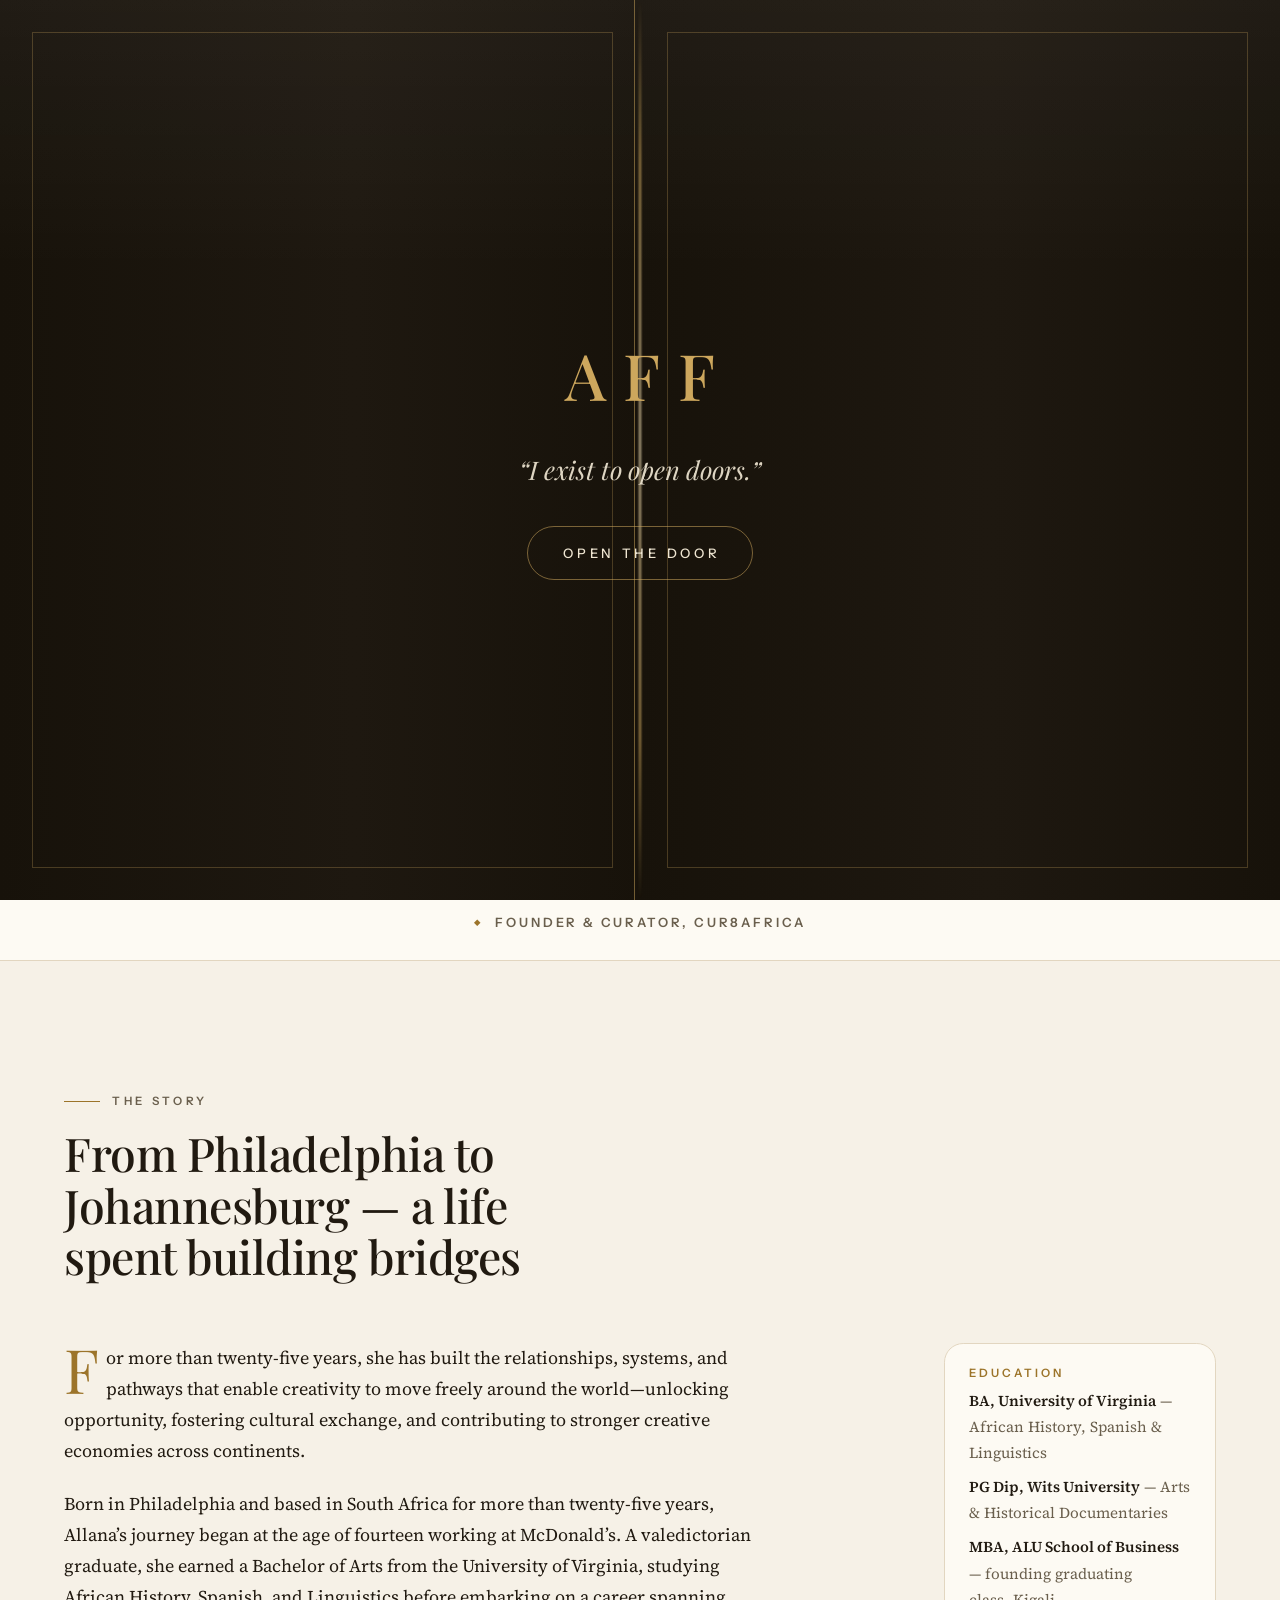
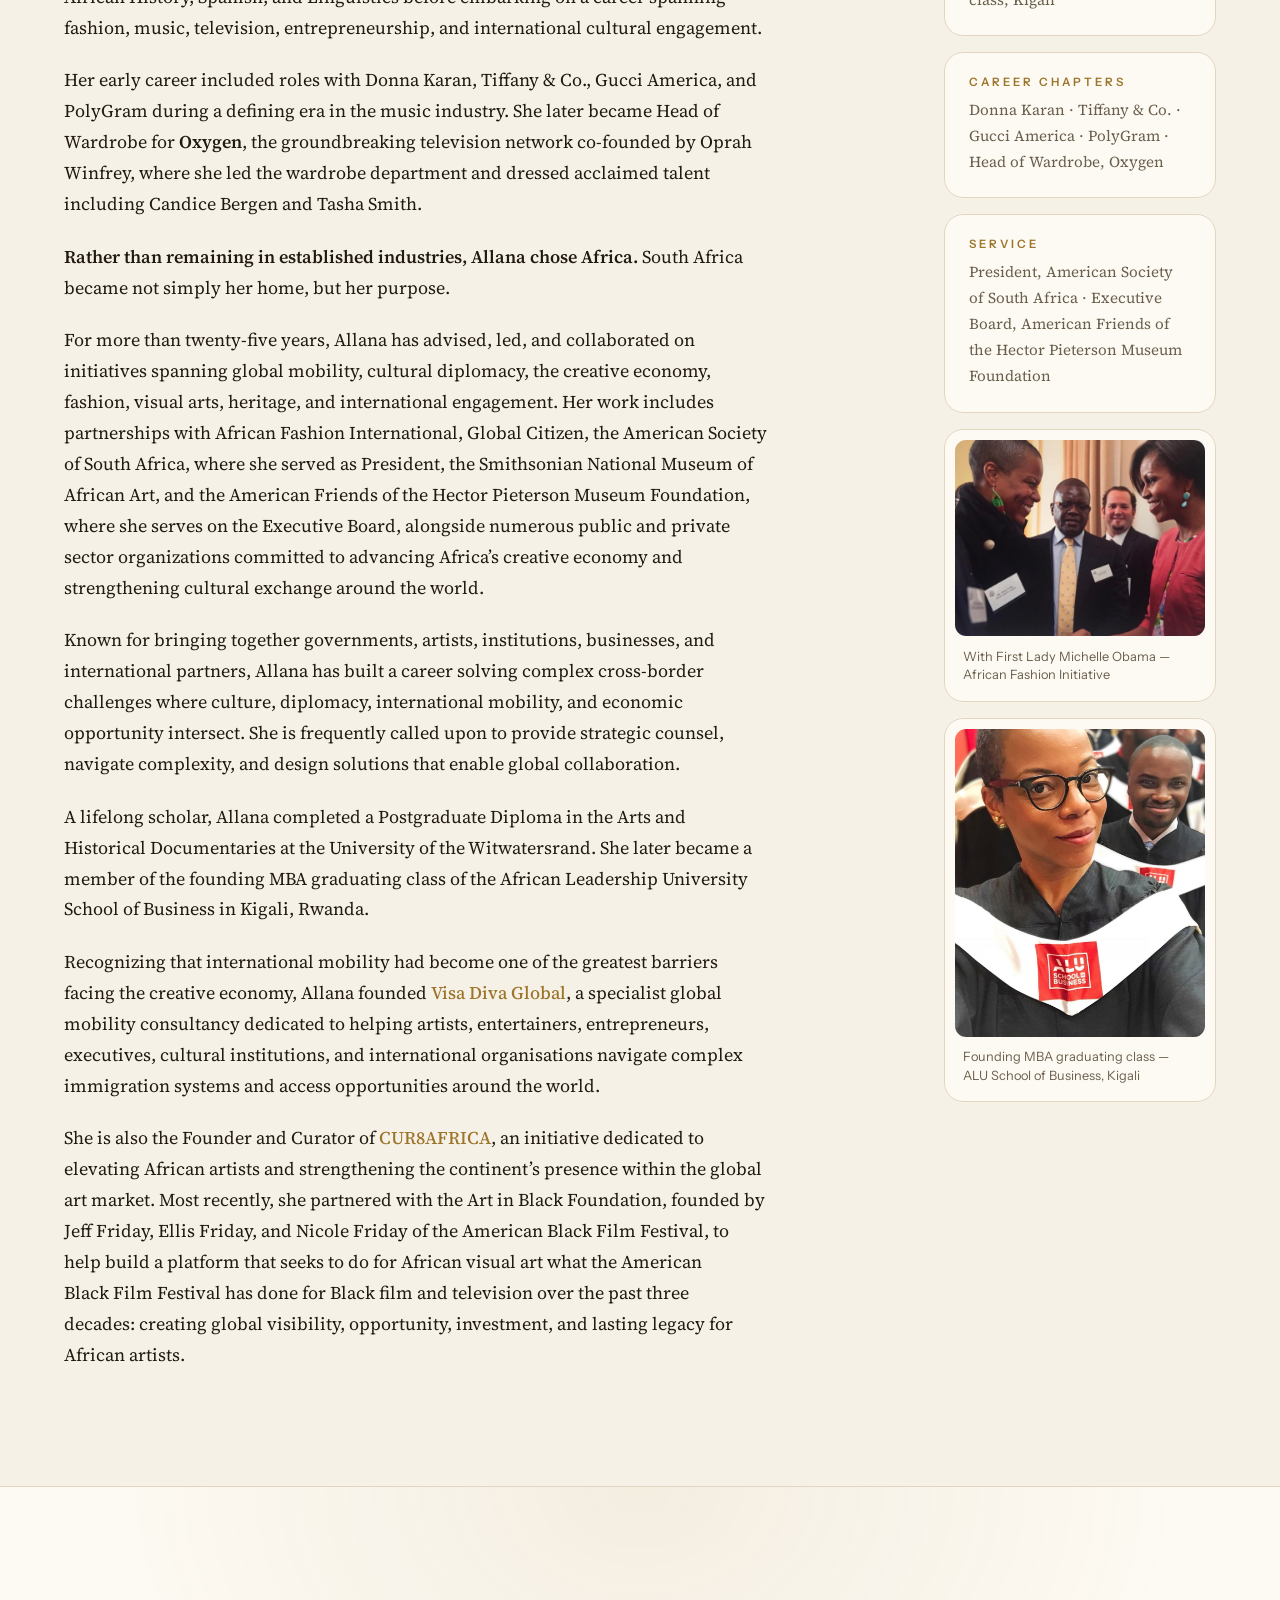
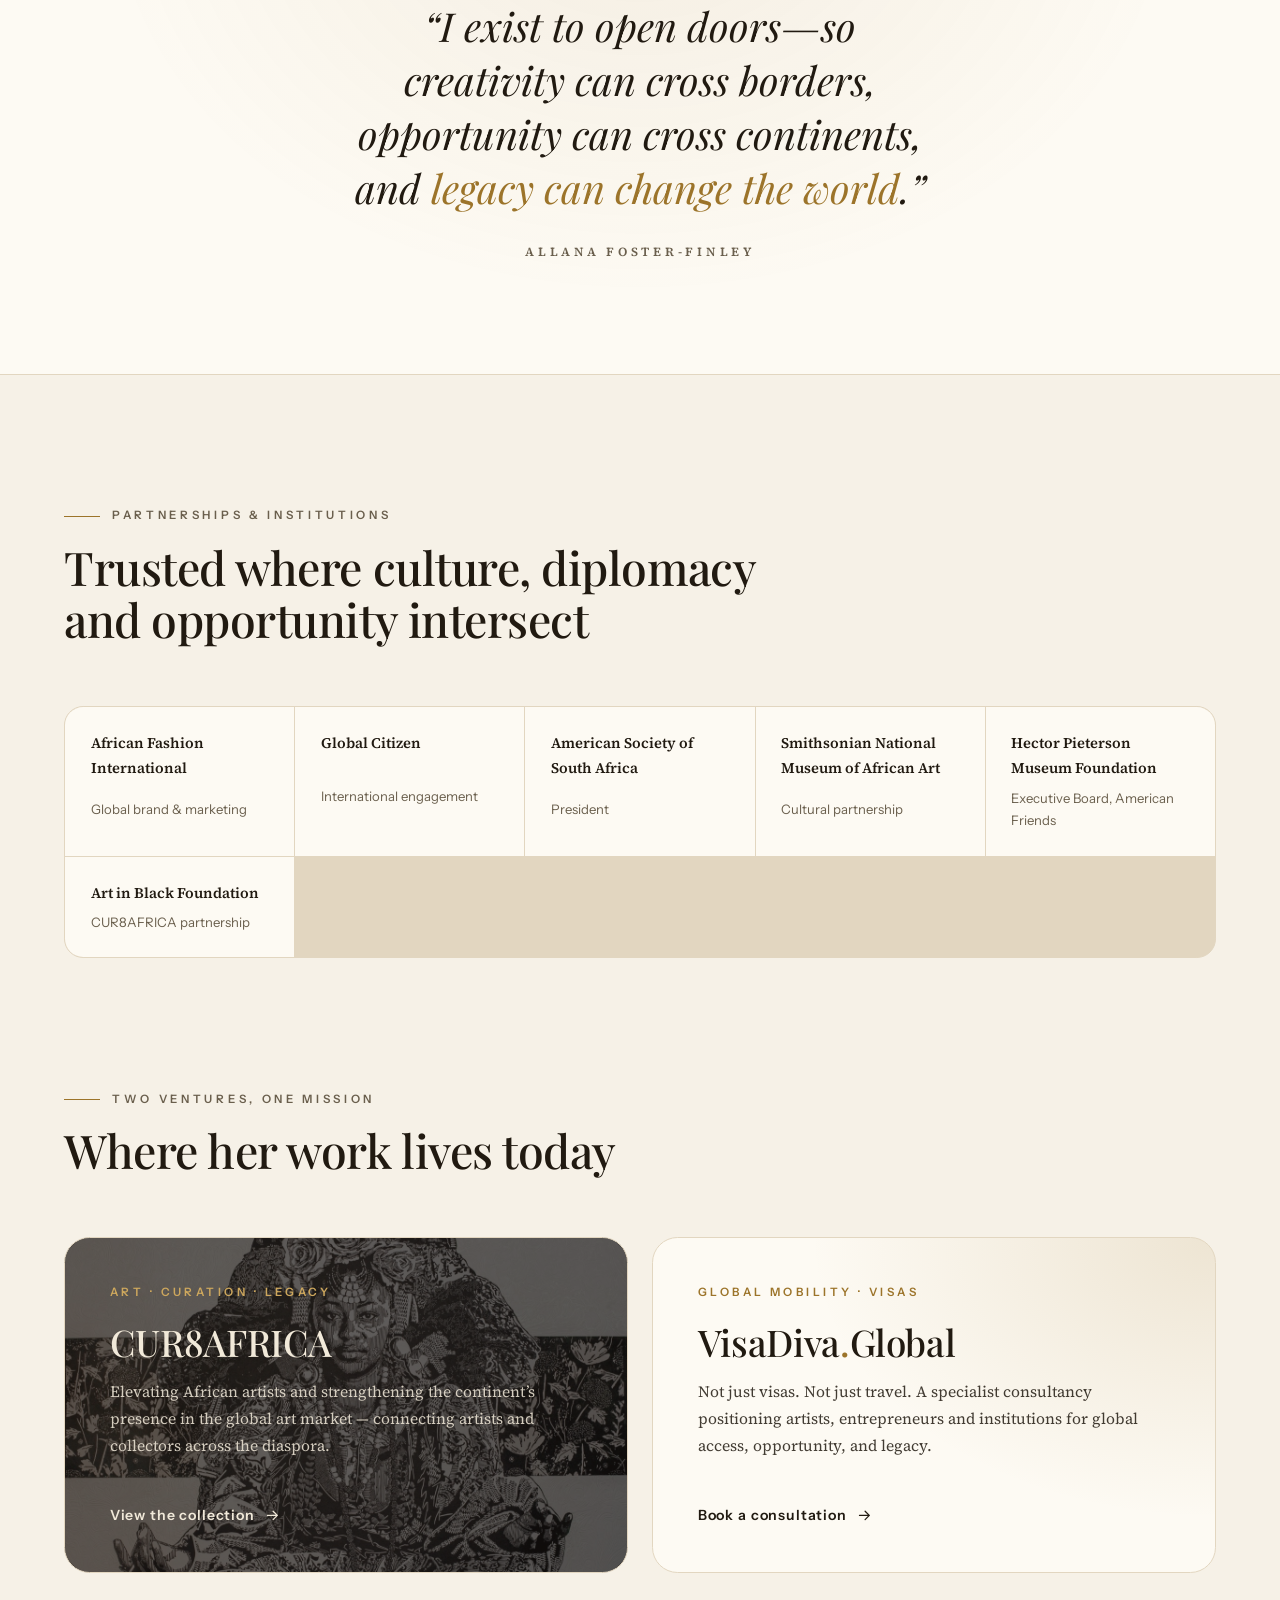
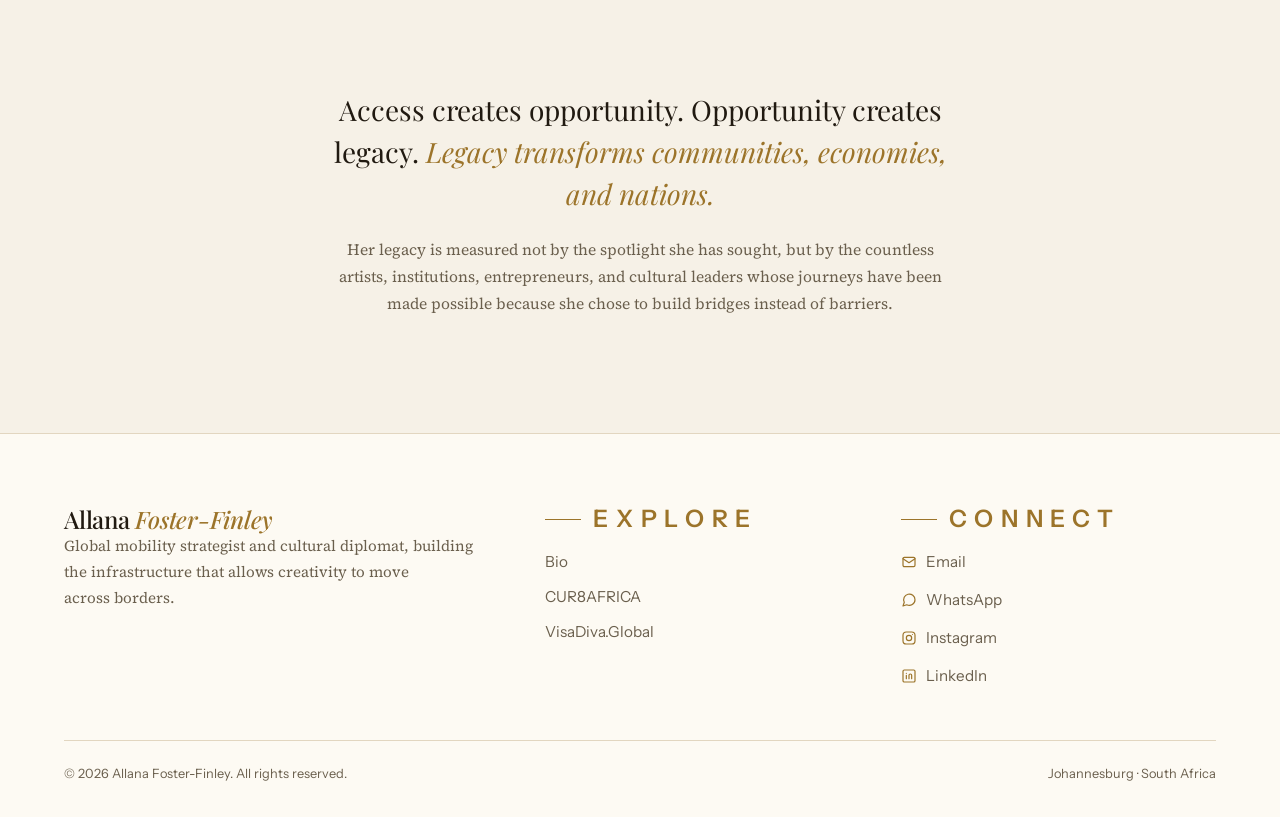
<file: index.html>
<!DOCTYPE html>
<html lang="en">
<head>
  <meta charset="UTF-8">
  <meta name="viewport" content="width=device-width, initial-scale=1">
  <title>Allana Foster-Finley — Global Mobility Strategist &amp; Cultural Diplomat</title>
  <meta name="description" content="Allana Foster-Finley is a Johannesburg-based global mobility strategist and cultural diplomat — founder of VisaDiva.Global and founder &amp; curator of CUR8AFRICA.">
  <!-- Social share cards. NOTE: update the og:url/og:image domain if a custom domain (e.g. allanafosterfinley.com) is attached. -->
  <meta property="og:type" content="website">
  <meta property="og:site_name" content="Allana Foster-Finley">
  <meta property="og:title" content="Allana Foster-Finley — Opening Doors Across Borders">
  <meta property="og:description" content="Global mobility strategist and cultural diplomat in Johannesburg. Founder of VisaDiva.Global and founder &amp; curator of CUR8AFRICA.">
  <meta property="og:url" content="https://mlamarfinley.github.io/allana-foster-finley/">
  <meta property="og:image" content="https://mlamarfinley.github.io/allana-foster-finley/assets/brand/og-bio.jpg">
  <meta property="og:image:width" content="1200">
  <meta property="og:image:height" content="630">
  <meta name="twitter:card" content="summary_large_image">
  <meta name="twitter:title" content="Allana Foster-Finley — Opening Doors Across Borders">
  <meta name="twitter:description" content="Global mobility strategist and cultural diplomat in Johannesburg. Founder of VisaDiva.Global and founder &amp; curator of CUR8AFRICA.">
  <meta name="twitter:image" content="https://mlamarfinley.github.io/allana-foster-finley/assets/brand/og-bio.jpg">
  <link rel="icon" href="assets/brand/favicon.svg" type="image/svg+xml">
  <link rel="preconnect" href="https://fonts.googleapis.com">
  <link rel="preconnect" href="https://fonts.gstatic.com" crossorigin>
  <link rel="stylesheet" href="css/styles.css">
  <script>
    /* set theme before paint to avoid flash */
    (function () {
      var t = localStorage.getItem('aff-theme') ||
        (matchMedia('(prefers-color-scheme: dark)').matches ? 'dark' : 'light');
      document.documentElement.setAttribute('data-theme', t);
    })();
  </script>
</head>
<body>
  <a class="skip-link" href="#main">Skip to main content</a>

  <!-- ======= Door intro: "I exist to open doors" ======= -->
  <div class="door" id="door" role="region" aria-label="Welcome — select Open the Door to enter the site">
    <div class="door__panel door__panel--left" aria-hidden="true"></div>
    <div class="door__panel door__panel--right" aria-hidden="true"></div>
    <div class="door__seam" aria-hidden="true"></div>
    <div class="door__content">
      <p class="door__monogram">AFF</p>
      <p class="door__quote">&ldquo;I exist to open doors.&rdquo;</p>
      <button class="door__hint" type="button">Open the door</button>
    </div>
  </div>

  <header class="site-header">
    <div class="wrap site-header__inner">
      <a class="brand" href="index.html">Allana <em>Foster-Finley</em></a>
      <button class="nav-burger" type="button" aria-expanded="false" aria-controls="site-nav" aria-label="Open menu">
        <svg viewBox="0 0 24 24" fill="none" stroke="currentColor" stroke-width="1.8" stroke-linecap="round" aria-hidden="true"><path d="M4 7h16M4 12h16M4 17h16"/></svg>
      </button>
      <nav class="site-nav" id="site-nav" aria-label="Primary">
        <a href="index.html" aria-current="page">Bio</a>
        <a href="cur8africa.html">CUR8AFRICA</a>
        <a href="visadiva.html">VisaDiva</a>
        <button class="theme-toggle" type="button" aria-label="Toggle dark mode">
          <svg class="icon-moon" viewBox="0 0 24 24" fill="none" stroke="currentColor" stroke-width="1.8" stroke-linecap="round" stroke-linejoin="round" aria-hidden="true"><path d="M21 12.8A9 9 0 1 1 11.2 3a7 7 0 0 0 9.8 9.8z"/></svg>
          <svg class="icon-sun" viewBox="0 0 24 24" fill="none" stroke="currentColor" stroke-width="1.8" stroke-linecap="round" stroke-linejoin="round" aria-hidden="true"><circle cx="12" cy="12" r="4"/><path d="M12 2v2m0 16v2M4.9 4.9l1.4 1.4m11.4 11.4 1.4 1.4M2 12h2m16 0h2M4.9 19.1l1.4-1.4M17.7 6.3l1.4-1.4"/></svg>
        </button>
      </nav>
    </div>
  </header>

  <main id="main">
    <!-- ======= Hero ======= -->
    <section class="hero">
      <div class="wrap hero__grid">
        <div>
          <p class="kicker reveal">Johannesburg, South Africa</p>
          <h1 class="reveal" style="--d:.08s">Opening doors <em>across borders</em></h1>
          <p class="hero__lede reveal" style="--d:.16s">
            Allana Foster-Finley is a global mobility strategist and cultural diplomat whose
            work has quietly transformed how artists, institutions, and creative industries
            access opportunity across borders.
          </p>
          <div class="hero__meta reveal" style="--d:.22s">
            <span>
              <svg viewBox="0 0 24 24" fill="none" stroke="currentColor" stroke-width="1.8" stroke-linecap="round" stroke-linejoin="round" aria-hidden="true"><path d="M20 10c0 6-8 12-8 12s-8-6-8-12a8 8 0 1 1 16 0z"/><circle cx="12" cy="10" r="3"/></svg>
              Based in Johannesburg
            </span>
            <span>
              <svg viewBox="0 0 24 24" fill="none" stroke="currentColor" stroke-width="1.8" stroke-linecap="round" stroke-linejoin="round" aria-hidden="true"><circle cx="12" cy="12" r="10"/><path d="M2 12h20M12 2a15.3 15.3 0 0 1 0 20 15.3 15.3 0 0 1 0-20z"/></svg>
              25+ years across continents
            </span>
          </div>
          <div class="hero__cta reveal" style="--d:.28s">
            <a class="btn" href="visadiva.html">Explore VisaDiva</a>
            <a class="btn btn--ghost" href="cur8africa.html">Enter CUR8AFRICA</a>
          </div>
        </div>
        <div class="hero__portrait reveal" style="--d:.2s">
          <div class="hero__portrait-frame">
            <img src="assets/photos/allana-portrait.jpg"
                 alt="Studio portrait of Allana Foster-Finley in a white top with layered silver choker and cuff"
                 width="1320" height="1521" fetchpriority="high">
          </div>
        </div>
      </div>
    </section>

    <!-- ======= Roles strip ======= -->
    <section class="roles" aria-label="Roles">
      <div class="wrap">
        <ul>
          <li>Global Mobility Strategist</li>
          <li>Cultural Diplomat</li>
          <li>Founder, Visa Diva Global</li>
          <li>Founder &amp; Curator, CUR8AFRICA</li>
        </ul>
      </div>
    </section>

    <!-- ======= Bio ======= -->
    <section class="section" id="bio">
      <div class="wrap">
        <div class="section-head reveal">
          <p class="kicker">The Story</p>
          <h2>From Philadelphia to Johannesburg — a life spent building bridges</h2>
        </div>
        <div class="bio-grid">
          <div class="bio-copy reveal">
            <p class="drop">For more than twenty-five years, she has built the relationships, systems,
              and pathways that enable creativity to move freely around the world&mdash;unlocking
              opportunity, fostering cultural exchange, and contributing to stronger creative
              economies across continents.</p>

            <p>Born in Philadelphia and based in South Africa for more than twenty-five years,
              Allana&rsquo;s journey began at the age of fourteen working at McDonald&rsquo;s. A
              valedictorian graduate, she earned a Bachelor of Arts from the University of
              Virginia, studying African History, Spanish, and Linguistics before embarking on a
              career spanning fashion, music, television, entrepreneurship, and international
              cultural engagement.</p>

            <p>Her early career included roles with Donna Karan, Tiffany &amp; Co., Gucci America,
              and PolyGram during a defining era in the music industry. She later became Head of
              Wardrobe for <strong>Oxygen</strong>, the groundbreaking television network
              co-founded by Oprah Winfrey, where she led the wardrobe department and dressed
              acclaimed talent including Candice Bergen and Tasha Smith.</p>

            <p><strong>Rather than remaining in established industries, Allana chose Africa.</strong>
              South Africa became not simply her home, but her purpose.</p>

            <p>For more than twenty-five years, Allana has advised, led, and collaborated on
              initiatives spanning global mobility, cultural diplomacy, the creative economy,
              fashion, visual arts, heritage, and international engagement. Her work includes
              partnerships with African Fashion International, Global Citizen, the American
              Society of South Africa, where she served as President, the Smithsonian National
              Museum of African Art, and the American Friends of the Hector Pieterson Museum
              Foundation, where she serves on the Executive Board, alongside numerous public and
              private sector organizations committed to advancing Africa&rsquo;s creative economy
              and strengthening cultural exchange around the world.</p>

            <p>Known for bringing together governments, artists, institutions, businesses, and
              international partners, Allana has built a career solving complex cross-border
              challenges where culture, diplomacy, international mobility, and economic
              opportunity intersect. She is frequently called upon to provide strategic counsel,
              navigate complexity, and design solutions that enable global collaboration.</p>

            <p>A lifelong scholar, Allana completed a Postgraduate Diploma in the Arts and
              Historical Documentaries at the University of the Witwatersrand. She later became a
              member of the founding MBA graduating class of the African Leadership University
              School of Business in Kigali, Rwanda.</p>

            <p>Recognizing that international mobility had become one of the greatest barriers
              facing the creative economy, Allana founded <a class="text-link" href="visadiva.html">Visa
              Diva Global</a>, a specialist global mobility consultancy dedicated to helping
              artists, entertainers, entrepreneurs, executives, cultural institutions, and
              international organisations navigate complex immigration systems and access
              opportunities around the world.</p>

            <p>She is also the Founder and Curator of <a class="text-link" href="cur8africa.html">CUR8AFRICA</a>,
              an initiative dedicated to elevating African artists and strengthening the
              continent&rsquo;s presence within the global art market. Most recently, she partnered
              with the Art in Black Foundation, founded by Jeff Friday, Ellis Friday, and Nicole
              Friday of the American Black Film Festival, to help build a platform that seeks to
              do for African visual art what the American Black Film Festival has done for Black
              film and television over the past three decades: creating global visibility,
              opportunity, investment, and lasting legacy for African artists.</p>
          </div>

          <aside class="bio-aside" aria-label="Highlights">
            <div class="fact-card reveal">
              <h3>Education</h3>
              <p><b>BA, University of Virginia</b> — African History, Spanish &amp; Linguistics</p>
              <p><b>PG Dip, Wits University</b> — Arts &amp; Historical Documentaries</p>
              <p><b>MBA, ALU School of Business</b> — founding graduating class, Kigali</p>
            </div>
            <div class="fact-card reveal" style="--d:.08s">
              <h3>Career Chapters</h3>
              <p>Donna Karan &middot; Tiffany &amp; Co. &middot; Gucci America &middot; PolyGram &middot; Head of Wardrobe, Oxygen</p>
            </div>
            <div class="fact-card reveal" style="--d:.14s">
              <h3>Service</h3>
              <p>President, American Society of South Africa &middot; Executive Board, American Friends of the Hector Pieterson Museum Foundation</p>
            </div>
            <figure class="fact-card fact-card--photo reveal" style="--d:.2s">
              <img src="assets/photos/allana-michelle-obama.jpg"
                   alt="Allana Foster-Finley greeting First Lady Michelle Obama at a reception"
                   width="1200" height="945" loading="lazy">
              <figcaption>With First Lady Michelle Obama — African Fashion Initiative</figcaption>
            </figure>
            <figure class="fact-card fact-card--photo reveal" style="--d:.26s">
              <img src="assets/photos/allana-alu-graduation.jpg"
                   alt="Allana Foster-Finley in graduation regalia at the ALU School of Business ceremony"
                   width="971" height="1200" loading="lazy">
              <figcaption>Founding MBA graduating class — ALU School of Business, Kigali</figcaption>
            </figure>
          </aside>
        </div>
      </div>
    </section>

    <!-- ======= Pull quote ======= -->
    <figure class="pullquote">
      <div class="wrap reveal">
        <blockquote>
          &ldquo;I exist to open doors&mdash;so creativity can cross borders, opportunity can
          cross continents, and <em>legacy can change the world</em>.&rdquo;
        </blockquote>
        <figcaption>Allana Foster-Finley</figcaption>
      </div>
    </figure>

    <!-- ======= Affiliations ======= -->
    <section class="section affiliations">
      <div class="wrap">
        <div class="section-head reveal">
          <p class="kicker">Partnerships &amp; Institutions</p>
          <h2>Trusted where culture, diplomacy and opportunity intersect</h2>
        </div>
        <ul class="reveal">
          <li><b>African Fashion International</b><span>Global brand &amp; marketing</span></li>
          <li><b>Global Citizen</b><span>International engagement</span></li>
          <li><b>American Society of South Africa</b><span>President</span></li>
          <li><b>Smithsonian National Museum of African Art</b><span>Cultural partnership</span></li>
          <li><b>Hector Pieterson Museum Foundation</b><span>Executive Board, American Friends</span></li>
          <li><b>Art in Black Foundation</b><span>CUR8AFRICA partnership</span></li>
        </ul>
      </div>
    </section>

    <!-- ======= Ventures ======= -->
    <section class="section" id="ventures">
      <div class="wrap">
        <div class="section-head reveal">
          <p class="kicker">Two Ventures, One Mission</p>
          <h2>Where her work lives today</h2>
        </div>
        <div class="ventures">
          <a class="venture-card venture-card--art reveal" href="cur8africa.html">
            <img class="venture-card__bg" src="assets/art/bambo-sibiya/05.jpg" alt="" width="1600" height="1115" loading="lazy">
            <span class="venture-card__tag">Art &middot; Curation &middot; Legacy</span>
            <h3>CUR8AFRICA</h3>
            <p>Elevating African artists and strengthening the continent&rsquo;s presence in the
              global art market — connecting artists and collectors across the diaspora.</p>
            <span class="venture-card__go">View the collection
              <svg viewBox="0 0 24 24" fill="none" stroke="currentColor" stroke-width="1.8" stroke-linecap="round" stroke-linejoin="round" aria-hidden="true"><path d="M5 12h14m-6-6 6 6-6 6"/></svg>
            </span>
          </a>
          <a class="venture-card venture-card--visa reveal" style="--d:.1s" href="visadiva.html">
            <span class="venture-card__tag">Global Mobility &middot; Visas</span>
            <h3>VisaDiva<span style="color:var(--gold)">.</span>Global</h3>
            <p>Not just visas. Not just travel. A specialist consultancy positioning artists,
              entrepreneurs and institutions for global access, opportunity, and legacy.</p>
            <span class="venture-card__go">Book a consultation
              <svg viewBox="0 0 24 24" fill="none" stroke="currentColor" stroke-width="1.8" stroke-linecap="round" stroke-linejoin="round" aria-hidden="true"><path d="M5 12h14m-6-6 6 6-6 6"/></svg>
            </span>
          </a>
        </div>
      </div>
    </section>

    <!-- ======= Legacy ======= -->
    <section class="section legacy">
      <div class="wrap wrap--narrow reveal">
        <p class="mantra">Access creates opportunity. Opportunity creates legacy.
          <em>Legacy transforms communities, economies, and nations.</em></p>
        <p class="note">Her legacy is measured not by the spotlight she has sought, but by the
          countless artists, institutions, entrepreneurs, and cultural leaders whose journeys have
          been made possible because she chose to build bridges instead of barriers.</p>
      </div>
    </section>
  </main>

  <!-- ======= Footer ======= -->
  <footer class="site-footer">
    <div class="wrap">
      <div class="site-footer__grid">
        <div>
          <h3>Allana <em style="color:var(--gold)">Foster-Finley</em></h3>
          <p>Global mobility strategist and cultural diplomat, building the infrastructure that
            allows creativity to move across borders.</p>
        </div>
        <div>
          <h3 class="kicker" style="margin-bottom:1rem">Explore</h3>
          <ul class="footer-list">
            <li><a href="index.html">Bio</a></li>
            <li><a href="cur8africa.html">CUR8AFRICA</a></li>
            <li><a href="visadiva.html">VisaDiva.Global</a></li>
          </ul>
        </div>
        <div>
          <h3 class="kicker" style="margin-bottom:1rem">Connect</h3>
          <ul class="footer-list">
            <li><a href="mailto:info@allanafosterfinley.com">
              <svg viewBox="0 0 24 24" fill="none" stroke="currentColor" stroke-width="1.8" stroke-linecap="round" stroke-linejoin="round" aria-hidden="true"><rect x="3" y="5" width="18" height="14" rx="2"/><path d="m3 7 9 6 9-6"/></svg>
              Email</a></li>
            <li><a href="https://wa.me/27788701417" rel="noopener" target="_blank">
              <svg viewBox="0 0 24 24" fill="none" stroke="currentColor" stroke-width="1.8" stroke-linecap="round" stroke-linejoin="round" aria-hidden="true"><path d="M21 11.5a8.5 8.5 0 0 1-12.4 7.6L3 21l1.9-5.6A8.5 8.5 0 1 1 21 11.5z"/></svg>
              WhatsApp</a></li>
            <li><a href="https://www.instagram.com/allanafosterfinley/" rel="noopener" target="_blank">
              <svg viewBox="0 0 24 24" fill="none" stroke="currentColor" stroke-width="1.8" stroke-linecap="round" stroke-linejoin="round" aria-hidden="true"><rect x="3" y="3" width="18" height="18" rx="5"/><circle cx="12" cy="12" r="4"/><circle cx="17.2" cy="6.8" r=".8" fill="currentColor" stroke="none"/></svg>
              Instagram</a></li>
            <li><a href="https://www.linkedin.com/in/allanafosterfinley/" rel="noopener" target="_blank">
              <svg viewBox="0 0 24 24" fill="none" stroke="currentColor" stroke-width="1.8" stroke-linecap="round" stroke-linejoin="round" aria-hidden="true"><rect x="3" y="3" width="18" height="18" rx="2"/><path d="M8 11v5m0-8v.01M12 16v-5m0 0a2 2 0 0 1 4 0v5"/></svg>
              LinkedIn</a></li>
          </ul>
        </div>
      </div>
      <div class="footer-legal">
        <span>&copy; <span data-year>2026</span> Allana Foster-Finley. All rights reserved.</span>
        <span>Johannesburg &middot; South Africa</span>
      </div>
    </div>
  </footer>

  <script src="js/main.js" defer></script>
</body>
</html>
</file>
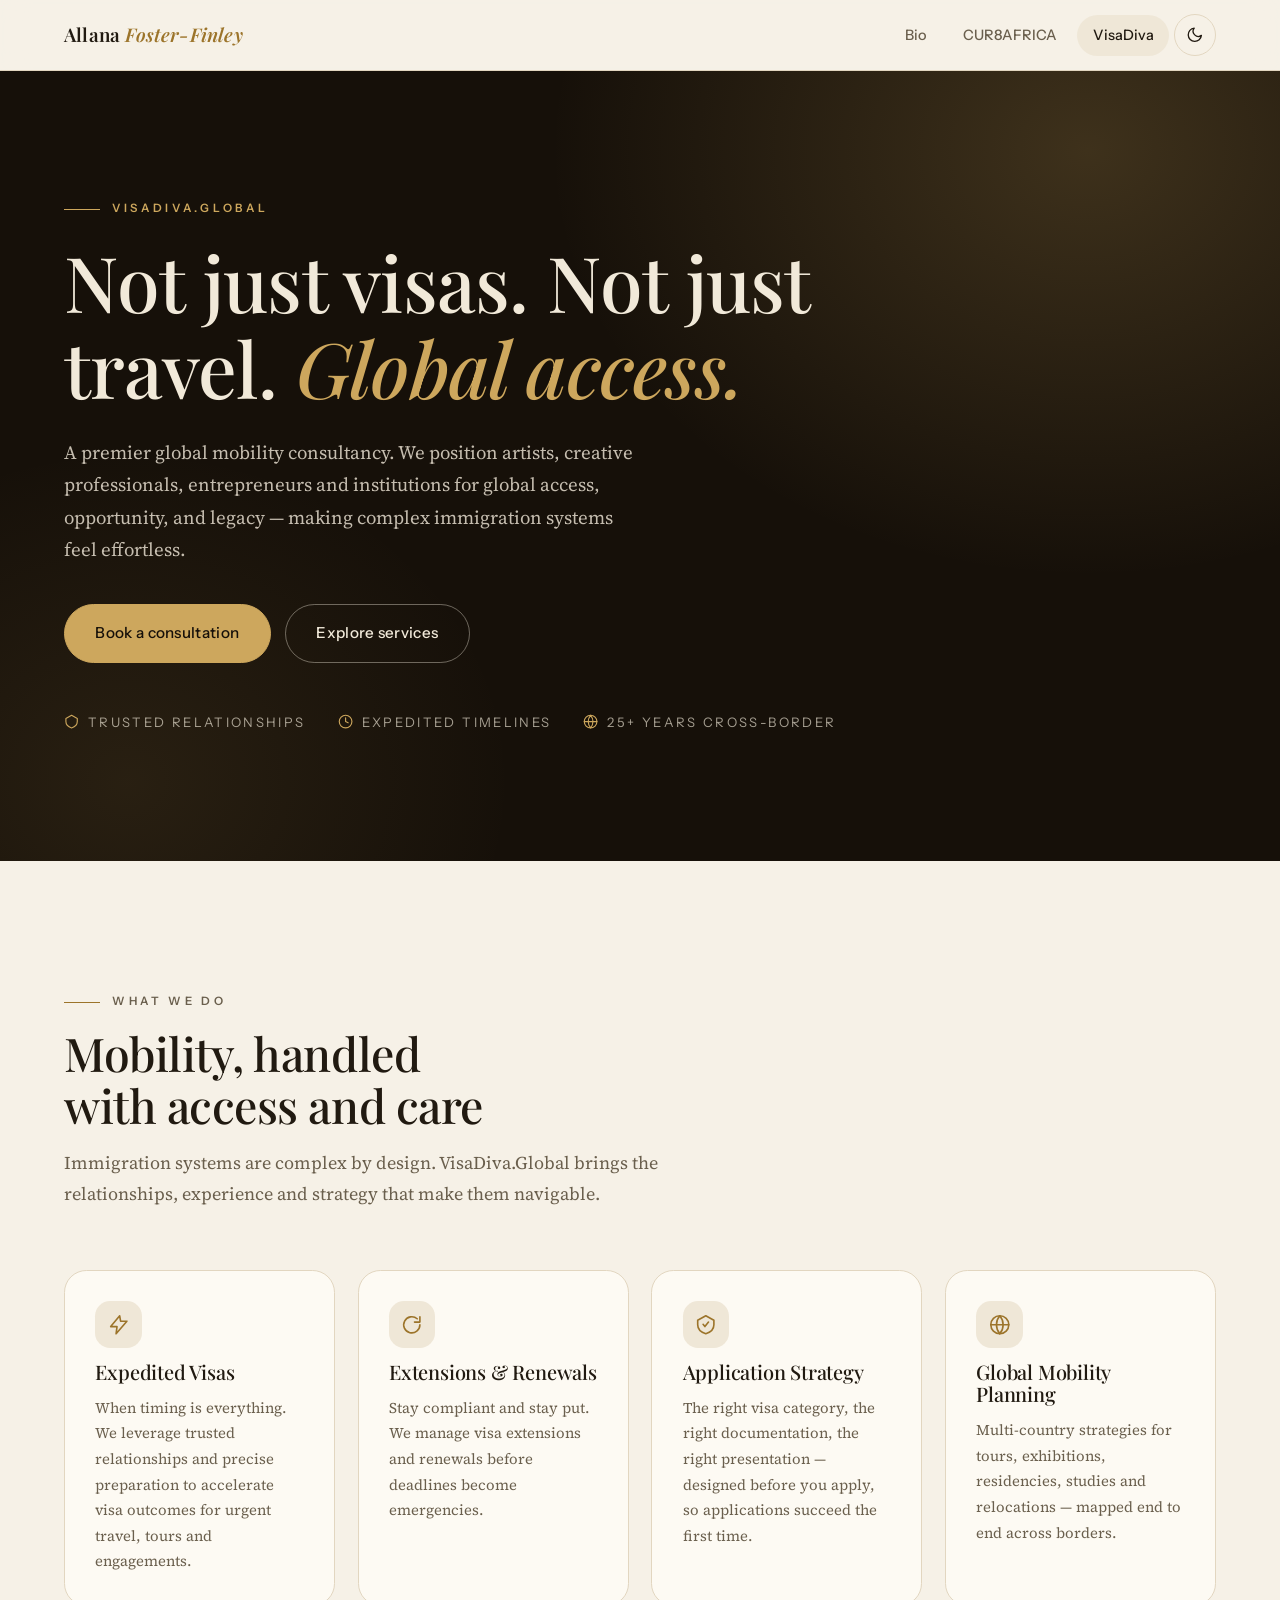
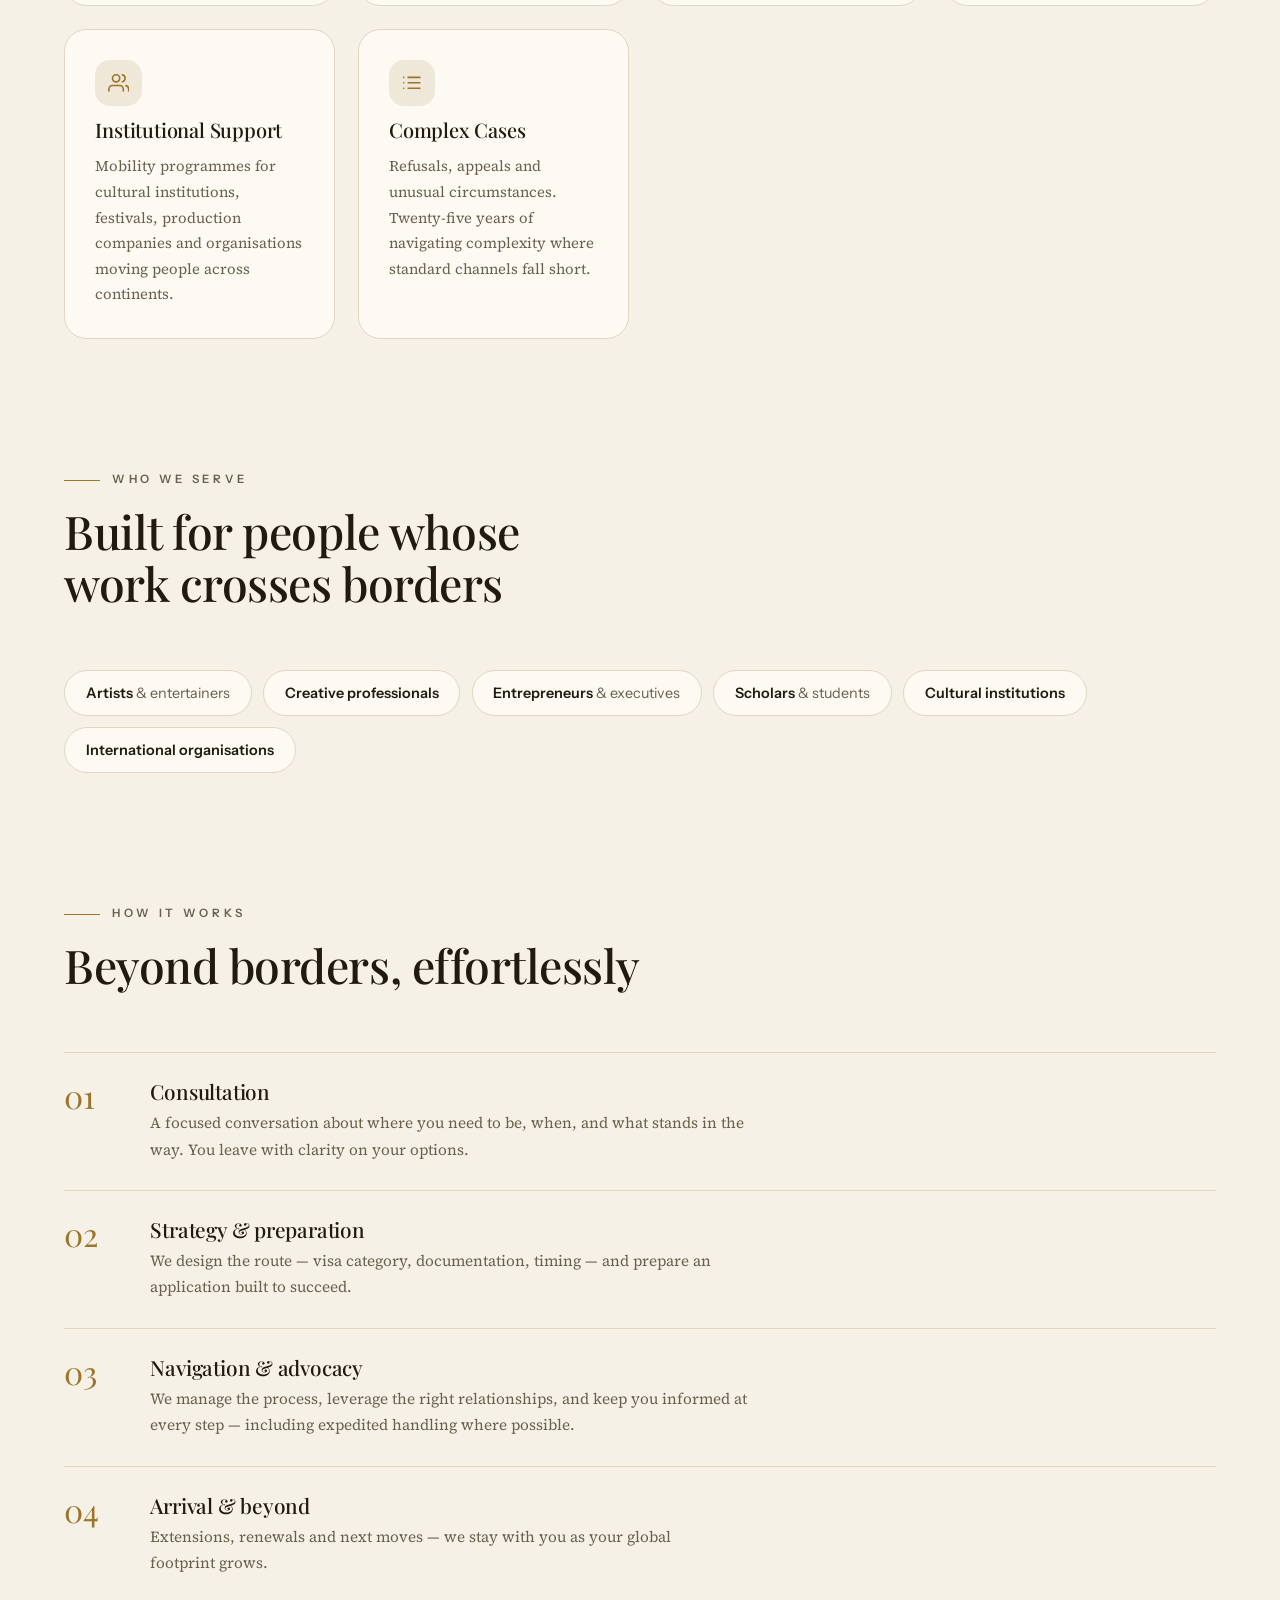
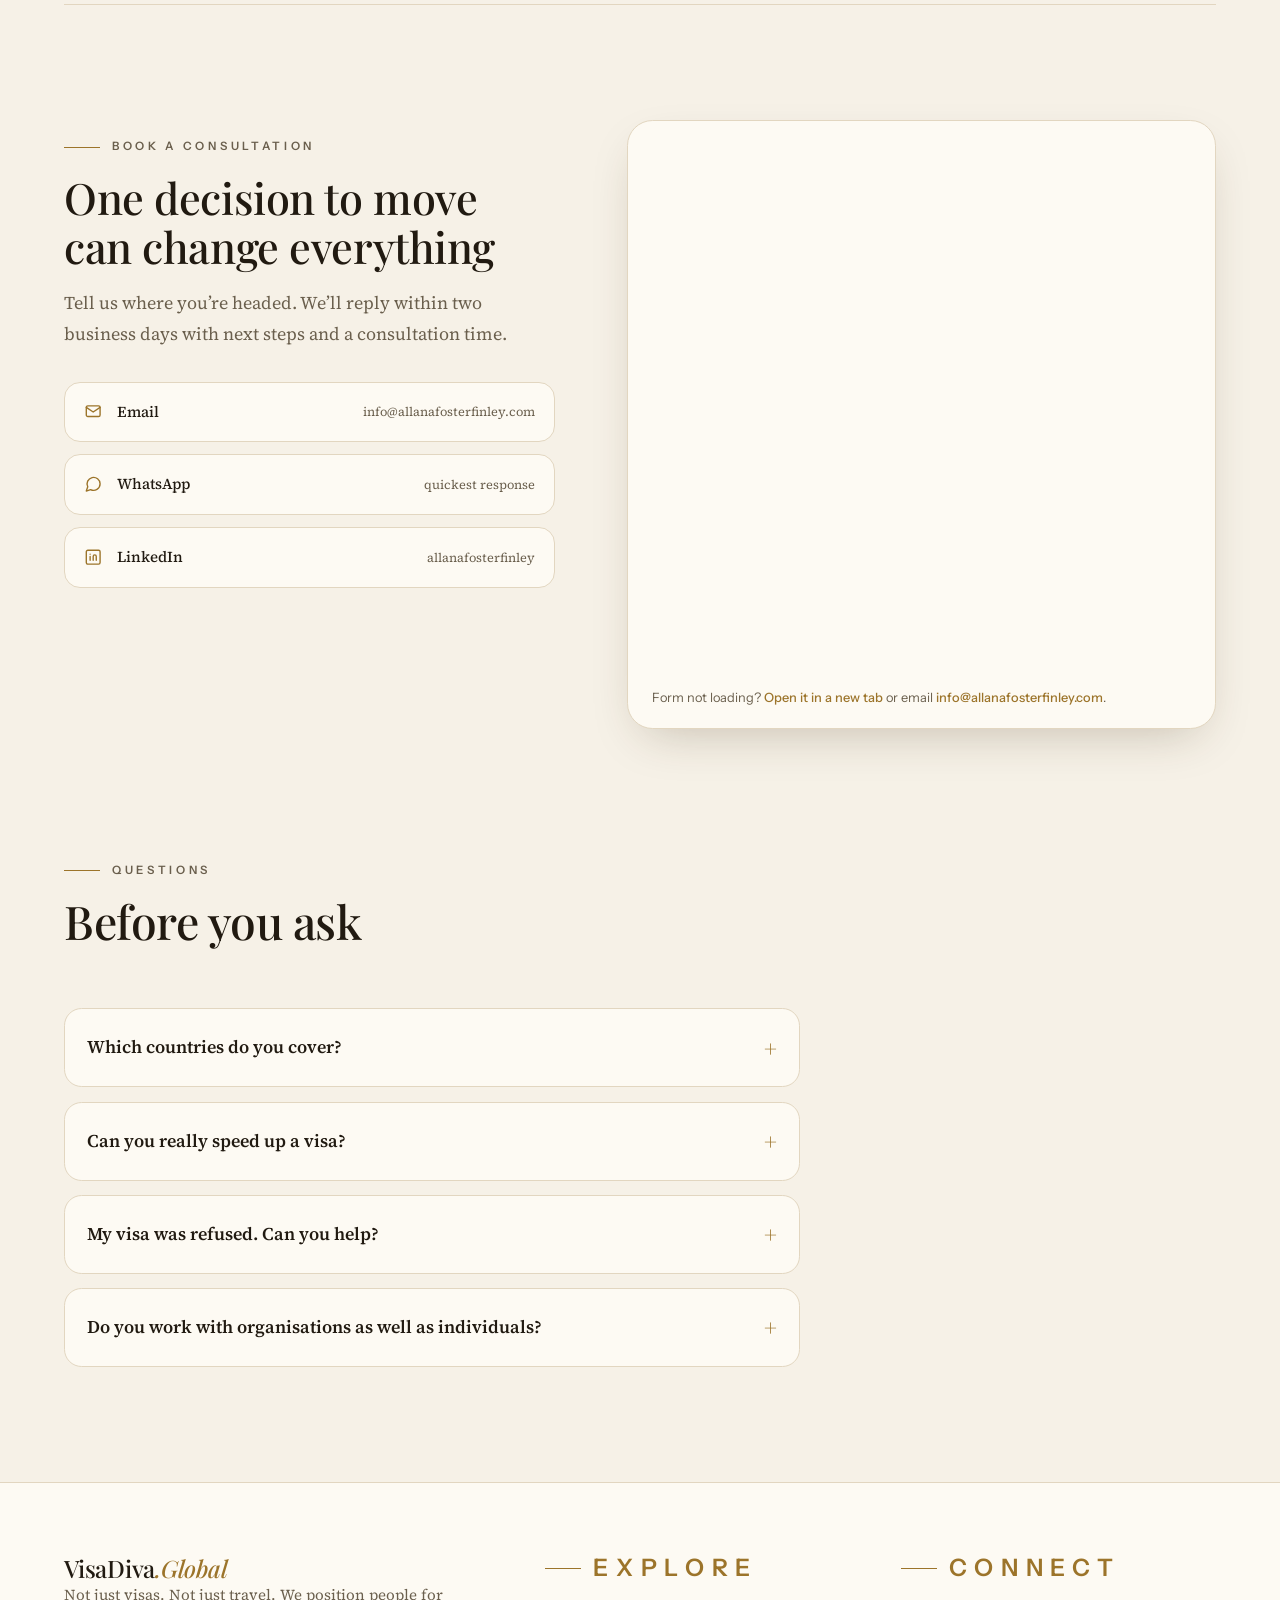
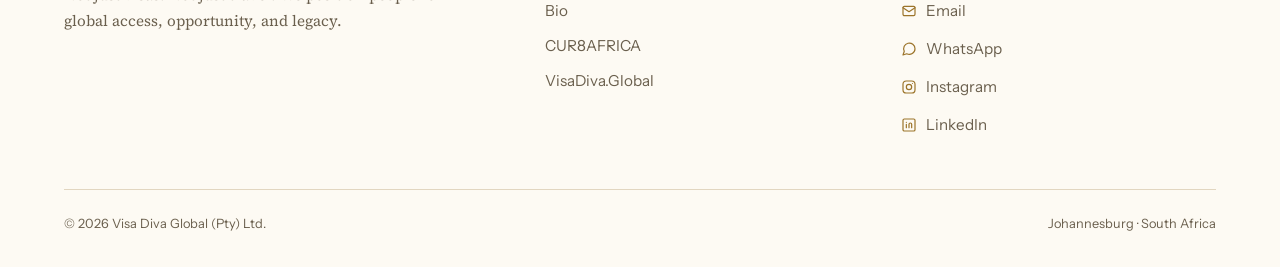
<file: visadiva.html>
<!DOCTYPE html>
<html lang="en">
<head>
  <meta charset="UTF-8">
  <meta name="viewport" content="width=device-width, initial-scale=1">
  <title>VisaDiva.Global — Visa &amp; Global Mobility Consultancy</title>
  <meta name="description" content="VisaDiva.Global is a premier global mobility consultancy. Expedited visas, extensions and mobility strategy for artists, creative professionals, entrepreneurs and institutions. Book a consultation.">
  <!-- Social share cards. NOTE: update the og:url/og:image domain if a custom domain (e.g. allanafosterfinley.com) is attached. -->
  <meta property="og:type" content="website">
  <meta property="og:site_name" content="Allana Foster-Finley">
  <meta property="og:title" content="VisaDiva.Global — Not Just Visas. Global Access.">
  <meta property="og:description" content="A premier global mobility consultancy. Expedited visas, extensions and mobility strategy for artists, entrepreneurs and institutions.">
  <meta property="og:url" content="https://mlamarfinley.github.io/allana-foster-finley/visadiva.html">
  <meta property="og:image" content="https://mlamarfinley.github.io/allana-foster-finley/assets/brand/og-bio.jpg">
  <meta property="og:image:width" content="1200">
  <meta property="og:image:height" content="630">
  <meta name="twitter:card" content="summary_large_image">
  <meta name="twitter:title" content="VisaDiva.Global — Not Just Visas. Global Access.">
  <meta name="twitter:description" content="A premier global mobility consultancy. Expedited visas, extensions and mobility strategy for artists, entrepreneurs and institutions.">
  <meta name="twitter:image" content="https://mlamarfinley.github.io/allana-foster-finley/assets/brand/og-bio.jpg">
  <link rel="icon" href="assets/brand/favicon.svg" type="image/svg+xml">
  <link rel="preconnect" href="https://fonts.googleapis.com">
  <link rel="preconnect" href="https://fonts.gstatic.com" crossorigin>
  <link rel="stylesheet" href="css/styles.css">
  <script>
    (function () {
      var t = localStorage.getItem('aff-theme') ||
        (matchMedia('(prefers-color-scheme: dark)').matches ? 'dark' : 'light');
      document.documentElement.setAttribute('data-theme', t);
    })();
  </script>
</head>
<body>
  <a class="skip-link" href="#main">Skip to main content</a>

  <header class="site-header">
    <div class="wrap site-header__inner">
      <a class="brand" href="index.html">Allana <em>Foster-Finley</em></a>
      <button class="nav-burger" type="button" aria-expanded="false" aria-controls="site-nav" aria-label="Open menu">
        <svg viewBox="0 0 24 24" fill="none" stroke="currentColor" stroke-width="1.8" stroke-linecap="round" aria-hidden="true"><path d="M4 7h16M4 12h16M4 17h16"/></svg>
      </button>
      <nav class="site-nav" id="site-nav" aria-label="Primary">
        <a href="index.html">Bio</a>
        <a href="cur8africa.html">CUR8AFRICA</a>
        <a href="visadiva.html" aria-current="page">VisaDiva</a>
        <button class="theme-toggle" type="button" aria-label="Toggle dark mode">
          <svg class="icon-moon" viewBox="0 0 24 24" fill="none" stroke="currentColor" stroke-width="1.8" stroke-linecap="round" stroke-linejoin="round" aria-hidden="true"><path d="M21 12.8A9 9 0 1 1 11.2 3a7 7 0 0 0 9.8 9.8z"/></svg>
          <svg class="icon-sun" viewBox="0 0 24 24" fill="none" stroke="currentColor" stroke-width="1.8" stroke-linecap="round" stroke-linejoin="round" aria-hidden="true"><circle cx="12" cy="12" r="4"/><path d="M12 2v2m0 16v2M4.9 4.9l1.4 1.4m11.4 11.4 1.4 1.4M2 12h2m16 0h2M4.9 19.1l1.4-1.4M17.7 6.3l1.4-1.4"/></svg>
        </button>
      </nav>
    </div>
  </header>

  <main id="main">
    <!-- ======= Hero ======= -->
    <section class="visa-hero">
      <div class="wrap">
        <p class="kicker reveal">VisaDiva.Global</p>
        <h1 class="reveal" style="--d:.08s">Not just visas. Not just travel. <em>Global access.</em></h1>
        <p class="lede reveal" style="--d:.16s">
          A premier global mobility consultancy. We position artists, creative professionals,
          entrepreneurs and institutions for global access, opportunity, and legacy — making
          complex immigration systems feel effortless.
        </p>
        <div class="hero__cta reveal" style="--d:.24s">
          <a class="btn" href="#consult">Book a consultation</a>
          <a class="btn btn--ghost" href="#services">Explore services</a>
        </div>
        <div class="visa-hero__badges reveal" style="--d:.32s">
          <span>
            <svg viewBox="0 0 24 24" fill="none" stroke="currentColor" stroke-width="1.8" stroke-linecap="round" stroke-linejoin="round" aria-hidden="true"><path d="M12 2 3 7v5c0 5 3.8 8.4 9 10 5.2-1.6 9-5 9-10V7z"/></svg>
            Trusted relationships
          </span>
          <span>
            <svg viewBox="0 0 24 24" fill="none" stroke="currentColor" stroke-width="1.8" stroke-linecap="round" stroke-linejoin="round" aria-hidden="true"><circle cx="12" cy="12" r="10"/><path d="M12 6v6l4 2"/></svg>
            Expedited timelines
          </span>
          <span>
            <svg viewBox="0 0 24 24" fill="none" stroke="currentColor" stroke-width="1.8" stroke-linecap="round" stroke-linejoin="round" aria-hidden="true"><circle cx="12" cy="12" r="10"/><path d="M2 12h20M12 2a15.3 15.3 0 0 1 0 20 15.3 15.3 0 0 1 0-20z"/></svg>
            25+ years cross-border
          </span>
        </div>
      </div>
    </section>

    <!-- ======= Services ======= -->
    <section class="section" id="services" style="padding-top: clamp(4rem, 9vw, 7.5rem);">
      <div class="wrap">
        <div class="section-head reveal">
          <p class="kicker">What We Do</p>
          <h2>Mobility, handled with access and care</h2>
          <p>Immigration systems are complex by design. VisaDiva.Global brings the relationships,
            experience and strategy that make them navigable.</p>
        </div>
        <div class="services-grid">
          <div class="service-card reveal">
            <div class="service-card__icon">
              <svg viewBox="0 0 24 24" fill="none" stroke="currentColor" stroke-width="1.8" stroke-linecap="round" stroke-linejoin="round" aria-hidden="true"><path d="M13 2 3 14h7l-1 8L21 8h-7z"/></svg>
            </div>
            <h3>Expedited Visas</h3>
            <p>When timing is everything. We leverage trusted relationships and precise
              preparation to accelerate visa outcomes for urgent travel, tours and engagements.</p>
          </div>
          <div class="service-card reveal" style="--d:.07s">
            <div class="service-card__icon">
              <svg viewBox="0 0 24 24" fill="none" stroke="currentColor" stroke-width="1.8" stroke-linecap="round" stroke-linejoin="round" aria-hidden="true"><path d="M21 12a9 9 0 1 1-3-6.7"/><path d="M21 3v6h-6"/></svg>
            </div>
            <h3>Extensions &amp; Renewals</h3>
            <p>Stay compliant and stay put. We manage visa extensions and renewals before
              deadlines become emergencies.</p>
          </div>
          <div class="service-card reveal" style="--d:.14s">
            <div class="service-card__icon">
              <svg viewBox="0 0 24 24" fill="none" stroke="currentColor" stroke-width="1.8" stroke-linecap="round" stroke-linejoin="round" aria-hidden="true"><path d="M9 11.5 11 14l4-5"/><path d="M12 2 3 7v5c0 5 3.8 8.4 9 10 5.2-1.6 9-5 9-10V7z"/></svg>
            </div>
            <h3>Application Strategy</h3>
            <p>The right visa category, the right documentation, the right presentation — designed
              before you apply, so applications succeed the first time.</p>
          </div>
          <div class="service-card reveal" style="--d:.21s">
            <div class="service-card__icon">
              <svg viewBox="0 0 24 24" fill="none" stroke="currentColor" stroke-width="1.8" stroke-linecap="round" stroke-linejoin="round" aria-hidden="true"><circle cx="12" cy="12" r="10"/><path d="M2 12h20M12 2a15.3 15.3 0 0 1 0 20 15.3 15.3 0 0 1 0-20z"/></svg>
            </div>
            <h3>Global Mobility Planning</h3>
            <p>Multi-country strategies for tours, exhibitions, residencies, studies and
              relocations — mapped end to end across borders.</p>
          </div>
          <div class="service-card reveal" style="--d:.28s">
            <div class="service-card__icon">
              <svg viewBox="0 0 24 24" fill="none" stroke="currentColor" stroke-width="1.8" stroke-linecap="round" stroke-linejoin="round" aria-hidden="true"><path d="M17 21v-2a4 4 0 0 0-4-4H5a4 4 0 0 0-4 4v2"/><circle cx="9" cy="7" r="4"/><path d="M23 21v-2a4 4 0 0 0-3-3.87M16 3.13a4 4 0 0 1 0 7.75"/></svg>
            </div>
            <h3>Institutional Support</h3>
            <p>Mobility programmes for cultural institutions, festivals, production companies and
              organisations moving people across continents.</p>
          </div>
          <div class="service-card reveal" style="--d:.35s">
            <div class="service-card__icon">
              <svg viewBox="0 0 24 24" fill="none" stroke="currentColor" stroke-width="1.8" stroke-linecap="round" stroke-linejoin="round" aria-hidden="true"><path d="M8 6h13M8 12h13M8 18h13M3 6h.01M3 12h.01M3 18h.01"/></svg>
            </div>
            <h3>Complex Cases</h3>
            <p>Refusals, appeals and unusual circumstances. Twenty-five years of navigating
              complexity where standard channels fall short.</p>
          </div>
        </div>
      </div>
    </section>

    <!-- ======= Audience ======= -->
    <section class="section">
      <div class="wrap">
        <div class="section-head reveal">
          <p class="kicker">Who We Serve</p>
          <h2>Built for people whose work crosses borders</h2>
        </div>
        <div class="audience reveal">
          <span><b>Artists</b> &amp; entertainers</span>
          <span><b>Creative professionals</b></span>
          <span><b>Entrepreneurs</b> &amp; executives</span>
          <span><b>Scholars</b> &amp; students</span>
          <span><b>Cultural institutions</b></span>
          <span><b>International organisations</b></span>
        </div>
      </div>
    </section>

    <!-- ======= Process ======= -->
    <section class="section">
      <div class="wrap">
        <div class="section-head reveal">
          <p class="kicker">How It Works</p>
          <h2>Beyond borders, effortlessly</h2>
        </div>
        <ol class="steps reveal">
          <li class="step">
            <div>
              <h3>Consultation</h3>
              <p>A focused conversation about where you need to be, when, and what stands in the
                way. You leave with clarity on your options.</p>
            </div>
          </li>
          <li class="step">
            <div>
              <h3>Strategy &amp; preparation</h3>
              <p>We design the route — visa category, documentation, timing — and prepare an
                application built to succeed.</p>
            </div>
          </li>
          <li class="step">
            <div>
              <h3>Navigation &amp; advocacy</h3>
              <p>We manage the process, leverage the right relationships, and keep you informed at
                every step — including expedited handling where possible.</p>
            </div>
          </li>
          <li class="step">
            <div>
              <h3>Arrival &amp; beyond</h3>
              <p>Extensions, renewals and next moves — we stay with you as your global footprint
                grows.</p>
            </div>
          </li>
        </ol>
      </div>
    </section>

    <!-- ======= Consultation form ======= -->
    <section class="section" id="consult">
      <div class="wrap consult">
        <div class="consult__info">
          <p class="kicker reveal">Book a Consultation</p>
          <h2 class="reveal">One decision to move can change everything</h2>
          <p class="reveal">Tell us where you&rsquo;re headed. We&rsquo;ll reply within two
            business days with next steps and a consultation time.</p>
          <div class="consult__channels reveal">
            <a href="mailto:info@allanafosterfinley.com">
              <svg viewBox="0 0 24 24" fill="none" stroke="currentColor" stroke-width="1.8" stroke-linecap="round" stroke-linejoin="round" aria-hidden="true"><rect x="3" y="5" width="18" height="14" rx="2"/><path d="m3 7 9 6 9-6"/></svg>
              Email <small>info@allanafosterfinley.com</small>
            </a>
            <a href="https://wa.me/27788701417" rel="noopener" target="_blank">
              <svg viewBox="0 0 24 24" fill="none" stroke="currentColor" stroke-width="1.8" stroke-linecap="round" stroke-linejoin="round" aria-hidden="true"><path d="M21 11.5a8.5 8.5 0 0 1-12.4 7.6L3 21l1.9-5.6A8.5 8.5 0 1 1 21 11.5z"/></svg>
              WhatsApp <small>quickest response</small>
            </a>
            <a href="https://www.linkedin.com/in/allanafosterfinley/" rel="noopener" target="_blank">
              <svg viewBox="0 0 24 24" fill="none" stroke="currentColor" stroke-width="1.8" stroke-linecap="round" stroke-linejoin="round" aria-hidden="true"><rect x="3" y="3" width="18" height="18" rx="2"/><path d="M8 11v5m0-8v.01M12 16v-5m0 0a2 2 0 0 1 4 0v5"/></svg>
              LinkedIn <small>allanafosterfinley</small>
            </a>
          </div>
        </div>

        <div class="form-card form-card--embed reveal">
          <iframe
            src="https://form.typeform.com/to/owqC6Slc"
            title="VisaDiva.Global consultation request form"
            loading="lazy"
            allow="camera; microphone; autoplay; encrypted-media; fullscreen"></iframe>
          <p class="form-note">Form not loading?
            <a class="text-link" href="https://form.typeform.com/to/owqC6Slc" rel="noopener" target="_blank">Open it in a new tab</a>
            or email <a class="text-link" href="mailto:info@allanafosterfinley.com">info@allanafosterfinley.com</a>.</p>
        </div>
      </div>
    </section>

    <!-- ======= FAQ ======= -->
    <section class="section">
      <div class="wrap">
        <div class="section-head reveal">
          <p class="kicker">Questions</p>
          <h2>Before you ask</h2>
        </div>
        <div class="faq reveal">
          <details>
            <summary>Which countries do you cover?</summary>
            <p>Our work spans major destinations across Africa, the Americas, Europe and beyond.
              Every engagement begins with a consultation to confirm we&rsquo;re the right fit for
              your route.</p>
          </details>
          <details>
            <summary>Can you really speed up a visa?</summary>
            <p>Where expedited channels and relationships exist, yes — timing depends on the
              country and category. What we always accelerate is preparation: complete, precise
              applications avoid the delays that catch most applicants.</p>
          </details>
          <details>
            <summary>My visa was refused. Can you help?</summary>
            <p>Refusals are often recoverable. We review the decision, identify what went wrong,
              and design a stronger reapplication or appeal.</p>
          </details>
          <details>
            <summary>Do you work with organisations as well as individuals?</summary>
            <p>Yes — cultural institutions, festivals, production companies and businesses moving
              teams and talent across borders are a core part of our practice.</p>
          </details>
        </div>
      </div>
    </section>
  </main>

  <!-- ======= Footer ======= -->
  <footer class="site-footer">
    <div class="wrap">
      <div class="site-footer__grid">
        <div>
          <h3>VisaDiva<em style="color:var(--gold)">.Global</em></h3>
          <p>Not just visas. Not just travel. We position people for global access, opportunity,
            and legacy.</p>
        </div>
        <div>
          <h3 class="kicker" style="margin-bottom:1rem">Explore</h3>
          <ul class="footer-list">
            <li><a href="index.html">Bio</a></li>
            <li><a href="cur8africa.html">CUR8AFRICA</a></li>
            <li><a href="visadiva.html">VisaDiva.Global</a></li>
          </ul>
        </div>
        <div>
          <h3 class="kicker" style="margin-bottom:1rem">Connect</h3>
          <ul class="footer-list">
            <li><a href="mailto:info@allanafosterfinley.com">
              <svg viewBox="0 0 24 24" fill="none" stroke="currentColor" stroke-width="1.8" stroke-linecap="round" stroke-linejoin="round" aria-hidden="true"><rect x="3" y="5" width="18" height="14" rx="2"/><path d="m3 7 9 6 9-6"/></svg>
              Email</a></li>
            <li><a href="https://wa.me/27788701417" rel="noopener" target="_blank">
              <svg viewBox="0 0 24 24" fill="none" stroke="currentColor" stroke-width="1.8" stroke-linecap="round" stroke-linejoin="round" aria-hidden="true"><path d="M21 11.5a8.5 8.5 0 0 1-12.4 7.6L3 21l1.9-5.6A8.5 8.5 0 1 1 21 11.5z"/></svg>
              WhatsApp</a></li>
            <li><a href="https://www.instagram.com/allanafosterfinley/" rel="noopener" target="_blank">
              <svg viewBox="0 0 24 24" fill="none" stroke="currentColor" stroke-width="1.8" stroke-linecap="round" stroke-linejoin="round" aria-hidden="true"><rect x="3" y="3" width="18" height="18" rx="5"/><circle cx="12" cy="12" r="4"/><circle cx="17.2" cy="6.8" r=".8" fill="currentColor" stroke="none"/></svg>
              Instagram</a></li>
            <li><a href="https://www.linkedin.com/in/allanafosterfinley/" rel="noopener" target="_blank">
              <svg viewBox="0 0 24 24" fill="none" stroke="currentColor" stroke-width="1.8" stroke-linecap="round" stroke-linejoin="round" aria-hidden="true"><rect x="3" y="3" width="18" height="18" rx="2"/><path d="M8 11v5m0-8v.01M12 16v-5m0 0a2 2 0 0 1 4 0v5"/></svg>
              LinkedIn</a></li>
          </ul>
        </div>
      </div>
      <div class="footer-legal">
        <span>&copy; <span data-year>2026</span> Visa Diva Global (Pty) Ltd.</span>
        <span>Johannesburg &middot; South Africa</span>
      </div>
    </div>
  </footer>

  <script src="js/main.js" defer></script>
</body>
</html>
</file>
<file: css/styles.css>
@charset "UTF-8";
/* ============================================================
   Allana Foster-Finley — shared design system
   Warm editorial: ivory, ink, gold.
   Type: Playfair Display (display) · Source Serif 4 (prose) · Instrument Sans (UI)
   ============================================================ */

@import url('https://fonts.googleapis.com/css2?family=Instrument+Sans:ital,wght@0,400;0,500;0,600;0,700;1,400&family=Playfair+Display:ital,wght@0,400;0,500;0,600;0,700;1,400;1,500&family=Source+Serif+4:ital,opsz,wght@0,8..60,400;0,8..60,500;0,8..60,600;1,8..60,400&display=swap');

:root {
  --bg: #F6F1E7;
  --surface: #FDFAF3;
  --surface-2: #EFE7D7;
  --ink: #211A11;
  --ink-2: #6A5F4D;
  --gold: #9C742A;
  --gold-soft: #C2A25E;
  --line: #E2D6C0;
  --shadow: 0 18px 50px -18px rgba(60, 44, 16, .28);
  --serif: 'Playfair Display', 'Georgia', serif;
  --body-serif: 'Source Serif 4', 'Georgia', serif;
  --sans: 'Instrument Sans', -apple-system, 'Helvetica Neue', sans-serif;
  --ease: cubic-bezier(.22, .61, .21, 1);
  --wrap: 72rem;
  color-scheme: light;
}

[data-theme="dark"] {
  --bg: #14100A;
  --surface: #1D1811;
  --surface-2: #262017;
  --ink: #F1E9D9;
  --ink-2: #B0A48C;
  --gold: #CDA75D;
  --gold-soft: #A5854B;
  --line: #322A1E;
  --shadow: 0 18px 50px -18px rgba(0, 0, 0, .65);
  color-scheme: dark;
}

/* ---------- reset & base ---------- */
*, *::before, *::after { box-sizing: border-box; }
* { margin: 0; }

html { scroll-behavior: smooth; }
@media (prefers-reduced-motion: reduce) { html { scroll-behavior: auto; } }

body {
  background: var(--bg);
  color: var(--ink);
  font-family: var(--body-serif);
  font-size: 1.125rem;
  line-height: 1.72;
  -webkit-font-smoothing: antialiased;
  transition: background-color .45s var(--ease), color .45s var(--ease);
  min-height: 100dvh;
}

img, svg, video { display: block; max-width: 100%; }
input, button, textarea, select { font: inherit; color: inherit; }

h1, h2, h3, .serif {
  font-family: var(--serif);
  font-weight: 500;
  line-height: 1.12;
  letter-spacing: -.01em;
  text-wrap: balance;
}

p { text-wrap: pretty; }

a { color: inherit; }

::selection { background: var(--gold); color: #fff; }

:focus-visible {
  outline: 2px solid var(--gold);
  outline-offset: 3px;
  border-radius: 2px;
}

/* UI voice: interface elements speak Instrument Sans; prose stays Source Serif 4 */
.site-nav a, .btn, .chip, .kicker,
.roles ul, .hero__meta, .visa-hero__badges,
.venture-card__tag, .venture-card__go,
.footer-list, .footer-legal,
.art-card figcaption, .lightbox__panel .a, .lightbox__panel .m,
.form-card, .form-note, .audience,
.fact-card--photo figcaption, .door__hint,
.affiliations li span, .portrait-placeholder p {
  font-family: var(--sans);
}

/* ---------- utilities ---------- */
.wrap {
  width: min(100% - 2.5rem, var(--wrap));
  margin-inline: auto;
}
.wrap--narrow { width: min(100% - 2.5rem, 46rem); }

.kicker {
  display: flex;
  align-items: center;
  gap: .75rem;
  font-size: .72rem;
  font-weight: 600;
  letter-spacing: .32em;
  text-transform: uppercase;
  color: var(--gold);
}
.kicker::before {
  content: "";
  width: 2.25rem;
  height: 1px;
  background: var(--gold);
  flex: none;
}

.section { padding-block: clamp(4rem, 9vw, 7.5rem); }
.section + .section { padding-top: 0; }

.section-head { max-width: 44rem; margin-bottom: clamp(2.25rem, 5vw, 3.75rem); }
.section-head h2 { font-size: clamp(1.9rem, 4vw, 2.9rem); margin-top: 1rem; }
.section-head p { color: var(--ink-2); margin-top: 1rem; }

/* buttons */
.btn {
  display: inline-flex;
  align-items: center;
  justify-content: center;
  gap: .6rem;
  padding: .95rem 1.9rem;
  border-radius: 999px;
  border: 1px solid var(--ink);
  background: var(--ink);
  color: var(--bg);
  font-weight: 500;
  font-size: .95rem;
  letter-spacing: .02em;
  text-decoration: none;
  cursor: pointer;
  transition: transform .25s var(--ease), background-color .25s var(--ease), color .25s var(--ease), border-color .25s var(--ease), box-shadow .25s var(--ease);
}
.btn:hover { background: var(--gold); border-color: var(--gold); color: #fff; transform: translateY(-2px); box-shadow: var(--shadow); }
.btn:active { transform: translateY(0) scale(.98); }

.btn--ghost { background: transparent; color: var(--ink); }
.btn--ghost:hover { background: var(--ink); border-color: var(--ink); color: var(--bg); }

.btn--gold { background: var(--gold); border-color: var(--gold); color: #fff; }
.btn--gold:hover { background: var(--ink); border-color: var(--ink); color: var(--bg); }

.btn svg { width: 1rem; height: 1rem; flex: none; }

.text-link {
  color: var(--gold);
  font-weight: 500;
  text-decoration: none;
  border-bottom: 1px solid transparent;
  transition: border-color .2s var(--ease);
}
.text-link:hover { border-color: var(--gold); }

/* scroll reveal */
.reveal {
  opacity: 0;
  transform: translateY(26px);
  transition: opacity .8s var(--ease), transform .8s var(--ease);
  transition-delay: var(--d, 0s);
}
.reveal.is-in { opacity: 1; transform: none; }

@media (prefers-reduced-motion: reduce) {
  .reveal { opacity: 1; transform: none; transition: none; }
}

/* ---------- header ---------- */
.site-header {
  position: sticky;
  top: 0;
  z-index: 60;
  background: color-mix(in srgb, var(--bg) 82%, transparent);
  -webkit-backdrop-filter: blur(14px);
  backdrop-filter: blur(14px);
  border-bottom: 1px solid var(--line);
  transition: background-color .45s var(--ease), border-color .45s var(--ease);
}
.site-header__inner {
  display: flex;
  align-items: center;
  justify-content: space-between;
  gap: 1rem;
  padding-block: .9rem;
}

.brand {
  font-family: var(--serif);
  font-size: 1.18rem;
  font-weight: 600;
  letter-spacing: .01em;
  text-decoration: none;
  white-space: nowrap;
}
.brand em { font-style: italic; color: var(--gold); }

.site-nav { display: flex; align-items: center; gap: .35rem; }
.site-nav a {
  padding: .5rem .95rem;
  border-radius: 999px;
  font-size: .9rem;
  font-weight: 500;
  text-decoration: none;
  color: var(--ink-2);
  transition: color .2s var(--ease), background-color .2s var(--ease);
}
.site-nav a:hover { color: var(--ink); background: var(--surface-2); }
.site-nav a[aria-current="page"] { color: var(--ink); background: var(--surface-2); }

.theme-toggle {
  display: inline-flex;
  align-items: center;
  justify-content: center;
  width: 2.6rem;
  height: 2.6rem;
  border-radius: 999px;
  border: 1px solid var(--line);
  background: transparent;
  cursor: pointer;
  color: var(--ink);
  transition: border-color .2s var(--ease), background-color .2s var(--ease), transform .2s var(--ease);
}
.theme-toggle:hover { border-color: var(--gold); transform: rotate(15deg); }
.theme-toggle svg { width: 1.1rem; height: 1.1rem; }
.theme-toggle .icon-sun { display: none; }
[data-theme="dark"] .theme-toggle .icon-sun { display: block; }
[data-theme="dark"] .theme-toggle .icon-moon { display: none; }

/* mobile nav */
.nav-burger {
  display: none;
  width: 2.6rem;
  height: 2.6rem;
  border-radius: 999px;
  border: 1px solid var(--line);
  background: transparent;
  cursor: pointer;
  align-items: center;
  justify-content: center;
}
.nav-burger svg { width: 1.2rem; height: 1.2rem; }

@media (max-width: 47rem) {
  .nav-burger { display: inline-flex; }
  .site-nav {
    position: absolute;
    top: calc(100% + .5rem);
    right: 1.25rem;
    flex-direction: column;
    align-items: stretch;
    min-width: 13rem;
    padding: .6rem;
    background: var(--surface);
    border: 1px solid var(--line);
    border-radius: 1.1rem;
    box-shadow: var(--shadow);
    opacity: 0;
    visibility: hidden;
    transform: translateY(-8px);
    transition: opacity .25s var(--ease), transform .25s var(--ease), visibility .25s;
  }
  .site-nav.is-open { opacity: 1; visibility: visible; transform: none; }
  .site-nav a { padding: .8rem 1rem; }
}

/* ---------- footer ---------- */
.site-footer {
  border-top: 1px solid var(--line);
  background: var(--surface);
  padding-block: clamp(3rem, 6vw, 4.5rem) 2rem;
  transition: background-color .45s var(--ease), border-color .45s var(--ease);
}
.site-footer__grid {
  display: grid;
  gap: 2.5rem;
  grid-template-columns: 1.4fr 1fr 1fr;
}
@media (max-width: 47rem) { .site-footer__grid { grid-template-columns: 1fr; } }

.site-footer h3 { font-size: 1.5rem; }
.site-footer p { color: var(--ink-2); font-size: .95rem; max-width: 26rem; }

.footer-list { list-style: none; padding: 0; display: grid; gap: .55rem; font-size: .95rem; }
.footer-list a {
  display: inline-flex;
  align-items: center;
  gap: .6rem;
  color: var(--ink-2);
  text-decoration: none;
  transition: color .2s var(--ease);
}
.footer-list a:hover { color: var(--gold); }
.footer-list svg { width: 1rem; height: 1rem; flex: none; color: var(--gold); }

.footer-legal {
  margin-top: 3rem;
  padding-top: 1.4rem;
  border-top: 1px solid var(--line);
  display: flex;
  flex-wrap: wrap;
  justify-content: space-between;
  gap: .8rem;
  font-size: .8rem;
  color: var(--ink-2);
}

/* ============================================================
   BIO PAGE
   ============================================================ */

/* --- door intro --- */
.door {
  position: fixed;
  inset: 0;
  z-index: 100;
  display: grid;
  place-items: center;
  perspective: 1400px;
  background: #0E0B06;
  overflow: hidden;
}
.door[hidden] { display: none; }

.door__panel {
  position: absolute;
  top: 0;
  bottom: 0;
  width: 50.5%;
  background:
    linear-gradient(180deg, rgba(255,255,255,.045), rgba(255,255,255,0) 30%),
    linear-gradient(90deg, #17120A, #1E1810 55%, #17120A);
  transition: transform 1.5s var(--ease);
  will-change: transform;
}
.door__panel::after {
  content: "";
  position: absolute;
  inset: 2rem;
  border: 1px solid rgba(205, 167, 93, .28);
}
.door__panel--left { left: 0; transform-origin: left center; border-right: 1px solid rgba(205,167,93,.5); }
.door__panel--right { right: 0; transform-origin: right center; border-left: 1px solid rgba(205,167,93,.5); }

.door.is-open .door__panel--left { transform: rotateY(74deg); }
.door.is-open .door__panel--right { transform: rotateY(-74deg); }

.door__seam {
  position: absolute;
  top: 0;
  bottom: 0;
  left: 50%;
  width: 2px;
  transform: translateX(-50%);
  background: linear-gradient(180deg, transparent, #CDA75D 18%, #F5E3B8 50%, #CDA75D 82%, transparent);
  filter: blur(1px);
  opacity: .8;
  transition: opacity 1s var(--ease), width .8s var(--ease);
}
.door.is-open .door__seam { width: 40vw; opacity: 0; }

.door__content {
  position: relative;
  z-index: 2;
  text-align: center;
  color: #EFE6D2;
  padding: 1.5rem;
  transition: opacity .7s var(--ease), transform .7s var(--ease);
}
.door.is-open .door__content { opacity: 0; transform: scale(1.05); pointer-events: none; }

.door__monogram {
  font-family: var(--serif);
  font-size: clamp(2.6rem, 7vw, 4rem);
  font-weight: 500;
  letter-spacing: .28em;
  text-indent: .28em;
  color: #CDA75D;
}
.door__quote {
  font-family: var(--serif);
  font-style: italic;
  font-size: clamp(1.15rem, 2.6vw, 1.6rem);
  max-width: 24ch;
  margin: 1.2rem auto 0;
  line-height: 1.5;
  color: rgba(239, 230, 210, .92);
}
.door__hint {
  margin-top: 2.4rem;
  display: inline-flex;
  align-items: center;
  gap: .75rem;
  padding: .9rem 2rem;
  border-radius: 999px;
  border: 1px solid rgba(205,167,93,.55);
  background: transparent;
  color: #EFE6D2;
  font-size: .82rem;
  font-weight: 500;
  letter-spacing: .28em;
  text-transform: uppercase;
  text-indent: .28em;
  cursor: pointer;
  transition: background-color .3s var(--ease), color .3s var(--ease), box-shadow .3s var(--ease);
  animation: doorPulse 2.6s var(--ease) infinite;
}
.door__hint:hover { background: #CDA75D; color: #14100A; box-shadow: 0 0 40px rgba(205,167,93,.35); }

@keyframes doorPulse {
  0%, 100% { box-shadow: 0 0 0 0 rgba(205,167,93,.35); }
  50% { box-shadow: 0 0 0 14px rgba(205,167,93,0); }
}

.door.is-open { pointer-events: none; }
.door.is-gone { opacity: 0; transition: opacity .6s var(--ease) .9s; }

@media (prefers-reduced-motion: reduce) {
  .door__panel, .door__seam, .door__content, .door.is-gone { transition: opacity .3s ease; }
  .door.is-open .door__panel--left, .door.is-open .door__panel--right { transform: none; opacity: 0; }
  .door__hint { animation: none; }
}

/* --- hero --- */
.hero { padding-block: clamp(4rem, 10vw, 8rem) clamp(3rem, 7vw, 5rem); }
.hero__grid {
  display: grid;
  grid-template-columns: 1.15fr .85fr;
  gap: clamp(2.5rem, 6vw, 5rem);
  align-items: center;
}
@media (max-width: 56rem) { .hero__grid { grid-template-columns: 1fr; } }

.hero h1 {
  font-size: clamp(2.9rem, 7vw, 5.4rem);
  margin-top: 1.2rem;
}
.hero h1 em { font-style: italic; color: var(--gold); }

.hero__lede {
  margin-top: 1.6rem;
  font-size: clamp(1.05rem, 1.6vw, 1.2rem);
  color: var(--ink-2);
  max-width: 34rem;
}

.hero__meta {
  margin-top: 2rem;
  display: flex;
  flex-wrap: wrap;
  gap: .6rem 1.6rem;
  font-size: .85rem;
  font-weight: 500;
  color: var(--ink-2);
}
.hero__meta span { display: inline-flex; align-items: center; gap: .5rem; }
.hero__meta svg { width: .95rem; height: .95rem; color: var(--gold); }

.hero__cta { margin-top: 2.4rem; display: flex; flex-wrap: wrap; gap: .9rem; }

.hero__portrait { position: relative; }
.hero__portrait-frame {
  position: relative;
  aspect-ratio: 4 / 5;
  border-radius: 42% 42% 1.4rem 1.4rem / 34% 34% 1.4rem 1.4rem;
  overflow: hidden;
  background: linear-gradient(160deg, var(--surface-2), var(--surface));
  border: 1px solid var(--line);
  box-shadow: var(--shadow);
}
.hero__portrait-frame img { width: 100%; height: 100%; object-fit: cover; }
.hero__portrait::after {
  content: "";
  position: absolute;
  inset: 1.1rem -1.1rem -1.1rem 1.1rem;
  border: 1px solid var(--gold-soft);
  border-radius: 42% 42% 1.4rem 1.4rem / 34% 34% 1.4rem 1.4rem;
  z-index: -1;
  opacity: .55;
}

.portrait-placeholder {
  width: 100%;
  height: 100%;
  display: grid;
  place-items: center;
  text-align: center;
  padding: 2rem;
}
.portrait-placeholder span {
  font-family: var(--serif);
  font-size: clamp(4rem, 10vw, 6.5rem);
  color: var(--gold-soft);
  letter-spacing: .1em;
}
.portrait-placeholder p { font-size: .8rem; color: var(--ink-2); letter-spacing: .12em; text-transform: uppercase; }

/* --- roles strip --- */
.roles {
  border-block: 1px solid var(--line);
  background: var(--surface);
  padding-block: 1.6rem;
}
.roles ul {
  list-style: none;
  padding: 0;
  display: flex;
  flex-wrap: wrap;
  justify-content: center;
  gap: .8rem 3rem;
  font-size: .8rem;
  font-weight: 600;
  letter-spacing: .22em;
  text-transform: uppercase;
  color: var(--ink-2);
}
.roles li { display: inline-flex; align-items: center; gap: .8rem; }
.roles li::before { content: "\25C6"; font-size: .5rem; color: var(--gold); }

/* --- bio body --- */
.bio-grid {
  display: grid;
  grid-template-columns: minmax(0, 1fr) 17rem;
  gap: clamp(2.5rem, 6vw, 5rem);
  align-items: start;
}
@media (max-width: 56rem) { .bio-grid { grid-template-columns: 1fr; } }

.bio-copy { max-width: 44rem; }
.bio-copy > p + p { margin-top: 1.35rem; }
.bio-copy .drop::first-letter {
  font-family: var(--serif);
  font-size: 3.4em;
  float: left;
  line-height: .85;
  padding-right: .12em;
  color: var(--gold);
}
.bio-copy strong { font-weight: 600; }

.bio-aside {
  position: sticky;
  top: 6rem;
  display: grid;
  gap: 1rem;
}
.fact-card {
  border: 1px solid var(--line);
  border-radius: 1.2rem;
  background: var(--surface);
  padding: 1.4rem 1.5rem;
}
.fact-card h3 { font-size: .72rem; font-family: var(--sans); font-weight: 600; letter-spacing: .26em; text-transform: uppercase; color: var(--gold); }
.fact-card p { margin-top: .5rem; font-size: .95rem; color: var(--ink-2); }
.fact-card p b { color: var(--ink); font-weight: 600; }

.fact-card--photo { padding: .65rem; }
.fact-card--photo img { width: 100%; height: auto; border-radius: .7rem; }
.fact-card--photo figcaption {
  padding: .7rem .5rem .35rem;
  font-size: .8rem;
  color: var(--ink-2);
  line-height: 1.45;
}

/* --- pull quote --- */
.pullquote {
  position: relative;
  text-align: center;
  padding-block: clamp(4rem, 9vw, 7rem);
  background:
    radial-gradient(60% 120% at 50% 0%, color-mix(in srgb, var(--gold) 9%, transparent), transparent 70%),
    var(--surface);
  border-block: 1px solid var(--line);
}
.pullquote blockquote {
  font-family: var(--serif);
  font-style: italic;
  font-size: clamp(1.5rem, 3.6vw, 2.5rem);
  line-height: 1.35;
  max-width: 26ch;
  margin-inline: auto;
}
.pullquote blockquote em { color: var(--gold); }
.pullquote figcaption {
  margin-top: 1.6rem;
  font-size: .78rem;
  font-weight: 600;
  letter-spacing: .3em;
  text-transform: uppercase;
  color: var(--ink-2);
}

/* --- affiliations --- */
.affiliations ul {
  list-style: none;
  padding: 0;
  display: grid;
  grid-template-columns: repeat(auto-fill, minmax(14rem, 1fr));
  gap: 1px;
  background: var(--line);
  border: 1px solid var(--line);
  border-radius: 1.2rem;
  overflow: hidden;
}
.affiliations li {
  background: var(--surface);
  padding: 1.5rem 1.6rem;
  font-size: .92rem;
  display: grid;
  gap: .3rem;
}
.affiliations li b { font-weight: 600; }
.affiliations li span { color: var(--ink-2); font-size: .82rem; }

/* --- venture cards --- */
.ventures { display: grid; grid-template-columns: 1fr 1fr; gap: 1.5rem; }
@media (max-width: 56rem) { .ventures { grid-template-columns: 1fr; } }

.venture-card {
  position: relative;
  display: flex;
  flex-direction: column;
  gap: 1.1rem;
  padding: clamp(1.8rem, 4vw, 2.8rem);
  border-radius: 1.6rem;
  border: 1px solid var(--line);
  overflow: hidden;
  text-decoration: none;
  min-height: 21rem;
  isolation: isolate;
  transition: transform .35s var(--ease), box-shadow .35s var(--ease), border-color .35s var(--ease);
}
.venture-card:hover { transform: translateY(-6px); box-shadow: var(--shadow); border-color: var(--gold-soft); }

.venture-card--art { background: #171310; color: #F1E9D9; }
.venture-card--art .venture-card__tag { color: #CDA75D; }
.venture-card--art img.venture-card__bg {
  position: absolute;
  inset: 0;
  z-index: -1;
  width: 100%;
  height: 100%;
  object-fit: cover;
  opacity: .34;
  transition: opacity .45s var(--ease), transform 1.2s var(--ease);
}
.venture-card--art:hover img.venture-card__bg { opacity: .46; transform: scale(1.04); }

.venture-card--visa {
  background:
    radial-gradient(120% 140% at 100% 0%, color-mix(in srgb, var(--gold) 16%, transparent), transparent 60%),
    var(--surface);
}

.venture-card__tag {
  font-size: .72rem;
  font-weight: 600;
  letter-spacing: .3em;
  text-transform: uppercase;
  color: var(--gold);
}
.venture-card h3 { font-size: clamp(1.7rem, 3vw, 2.3rem); }
.venture-card p { font-size: .98rem; opacity: .85; max-width: 30rem; }
.venture-card__go {
  margin-top: auto;
  display: inline-flex;
  align-items: center;
  gap: .6rem;
  font-size: .88rem;
  font-weight: 600;
  letter-spacing: .06em;
}
.venture-card__go svg { width: 1.05rem; height: 1.05rem; transition: transform .3s var(--ease); }
.venture-card:hover .venture-card__go svg { transform: translateX(6px); }

/* --- legacy band --- */
.legacy {
  text-align: center;
  max-width: 42rem;
  margin-inline: auto;
}
.legacy p.mantra {
  font-family: var(--serif);
  font-size: clamp(1.3rem, 2.6vw, 1.75rem);
  line-height: 1.5;
}
.legacy p.mantra em { color: var(--gold); font-style: italic; }
.legacy p.note { margin-top: 1.4rem; color: var(--ink-2); font-size: .98rem; }

/* ============================================================
   CUR8AFRICA PAGE
   ============================================================ */

.gallery-hero {
  position: relative;
  padding-block: clamp(4rem, 9vw, 7rem) clamp(3rem, 6vw, 5rem);
  text-align: center;
}
.gallery-hero .cur8-mark { width: clamp(4.5rem, 9vw, 6.5rem); margin-inline: auto; color: var(--ink); }
.gallery-hero .cur8-mark-img {
  width: clamp(6rem, 12vw, 8.5rem);
  height: auto;
  aspect-ratio: 500 / 352;
  object-fit: cover;
  object-position: top;
  margin-inline: auto;
  mix-blend-mode: multiply; /* white background melts into the ivory page */
}
[data-theme="dark"] .gallery-hero .cur8-mark-img {
  filter: invert(1);
  mix-blend-mode: screen; /* inverted: black background melts into the dark page */
}
.gallery-hero h1 {
  margin-top: 1.6rem;
  font-family: var(--sans);
  font-weight: 700;
  font-size: clamp(2.2rem, 6.5vw, 4.6rem);
  letter-spacing: .14em;
  text-indent: .14em;
}
.gallery-hero h1 span { color: var(--gold); }
.gallery-hero .gallery-hero__sub {
  margin-top: 1.4rem;
  max-width: 40rem;
  margin-inline: auto;
  color: var(--ink-2);
  font-size: clamp(1rem, 1.5vw, 1.15rem);
}
.gallery-hero .kicker { justify-content: center; }
.gallery-hero .kicker::after {
  content: "";
  width: 2.25rem; height: 1px; background: var(--gold); flex: none;
}

/* filters */
.filters {
  position: sticky;
  top: 4.1rem;
  z-index: 40;
  background: color-mix(in srgb, var(--bg) 88%, transparent);
  -webkit-backdrop-filter: blur(12px);
  backdrop-filter: blur(12px);
  border-block: 1px solid var(--line);
  padding-block: .8rem;
}
.filters__row {
  display: flex;
  gap: .5rem;
  overflow-x: auto;
  scrollbar-width: none;
  -webkit-overflow-scrolling: touch;
  padding-block: .1rem;
}
.filters__row::-webkit-scrollbar { display: none; }

.chip {
  flex: none;
  padding: .55rem 1.15rem;
  border-radius: 999px;
  border: 1px solid var(--line);
  background: transparent;
  font-size: .85rem;
  font-weight: 500;
  color: var(--ink-2);
  cursor: pointer;
  transition: background-color .25s var(--ease), color .25s var(--ease), border-color .25s var(--ease);
}
.chip:hover { border-color: var(--gold); color: var(--ink); }
.chip[aria-pressed="true"] { background: var(--ink); border-color: var(--ink); color: var(--bg); }

/* masonry */
.masonry {
  columns: 3 18rem;
  column-gap: 1.4rem;
}
.art-card {
  break-inside: avoid;
  margin-bottom: 1.4rem;
  border-radius: 1.1rem;
  overflow: hidden;
  border: 1px solid var(--line);
  background: var(--surface);
  cursor: pointer;
  padding: 0;
  width: 100%;
  text-align: left;
  display: block;
  transition: transform .35s var(--ease), box-shadow .35s var(--ease);
}
.art-card:hover { transform: translateY(-4px); box-shadow: var(--shadow); }
.art-card.is-hidden { display: none; }

.art-card figure { position: relative; overflow: hidden; }
.art-card img {
  width: 100%;
  height: auto;
  transition: transform .8s var(--ease);
}
.art-card:hover img { transform: scale(1.035); }

.art-card figcaption { padding: 1rem 1.2rem 1.15rem; }
.art-card .t {
  font-family: var(--serif);
  font-size: 1.08rem;
  font-weight: 600;
  line-height: 1.3;
}
.art-card .a {
  margin-top: .2rem;
  font-size: .8rem;
  letter-spacing: .14em;
  text-transform: uppercase;
  color: var(--gold);
  font-weight: 600;
}
.art-card .m { margin-top: .15rem; font-size: .8rem; color: var(--ink-2); }

/* lightbox */
.lightbox {
  border: none;
  padding: 0;
  background: transparent;
  max-width: min(64rem, calc(100vw - 2rem));
  width: 100%;
  margin: auto;
}
.lightbox::backdrop {
  background: rgba(10, 8, 4, .82);
  -webkit-backdrop-filter: blur(6px);
  backdrop-filter: blur(6px);
}
.lightbox__inner {
  display: grid;
  grid-template-columns: minmax(0, 1.5fr) minmax(15rem, 1fr);
  background: var(--surface);
  border-radius: 1.2rem;
  overflow: hidden;
  border: 1px solid var(--line);
}
@media (max-width: 47rem) {
  .lightbox__inner { grid-template-columns: 1fr; max-height: 88dvh; overflow-y: auto; }
}
.lightbox__stage {
  background: #0F0C08;
  display: grid;
  place-items: center;
  min-height: min(60vh, 30rem);
}
.lightbox__stage img { max-height: min(74vh, 42rem); width: auto; max-width: 100%; object-fit: contain; }
.lightbox__panel { padding: clamp(1.4rem, 3vw, 2.2rem); display: flex; flex-direction: column; gap: .5rem; }
.lightbox__panel .a { font-size: .78rem; letter-spacing: .22em; text-transform: uppercase; color: var(--gold); font-weight: 600; }
.lightbox__panel h2 { font-size: clamp(1.4rem, 2.5vw, 1.9rem); }
.lightbox__panel .m { color: var(--ink-2); font-size: .92rem; }
.lightbox__panel .desc { margin-top: .6rem; color: var(--ink-2); font-size: .95rem; }
.lightbox__panel .btn { margin-top: auto; align-self: flex-start; margin-top: 1.6rem; }
.lightbox__close {
  position: absolute;
  top: .9rem;
  right: .9rem;
  width: 2.6rem;
  height: 2.6rem;
  border-radius: 999px;
  border: 1px solid rgba(255,255,255,.3);
  background: rgba(15, 12, 8, .55);
  color: #fff;
  cursor: pointer;
  display: grid;
  place-items: center;
  transition: background-color .2s var(--ease);
}
.lightbox__close:hover { background: rgba(15,12,8,.85); }
.lightbox__close svg { width: 1.1rem; height: 1.1rem; }
.lightbox__nav {
  position: absolute;
  top: 50%;
  transform: translateY(-50%);
  width: 2.8rem;
  height: 2.8rem;
  border-radius: 999px;
  border: 1px solid rgba(255,255,255,.3);
  background: rgba(15, 12, 8, .55);
  color: #fff;
  cursor: pointer;
  display: grid;
  place-items: center;
  transition: background-color .2s var(--ease);
}
.lightbox__nav:hover { background: rgba(15,12,8,.85); }
.lightbox__nav svg { width: 1.2rem; height: 1.2rem; }
.lightbox__nav--prev { left: .9rem; }
.lightbox__nav--next { right: .9rem; }
@media (max-width: 47rem) {
  .lightbox__nav { top: 28vw; }
}

/* collector band */
.collector {
  border-radius: 1.6rem;
  border: 1px solid var(--line);
  background:
    radial-gradient(110% 160% at 0% 100%, color-mix(in srgb, var(--gold) 13%, transparent), transparent 55%),
    var(--surface);
  padding: clamp(2.2rem, 5vw, 4rem);
  display: grid;
  grid-template-columns: 1.3fr 1fr;
  gap: 2.5rem;
  align-items: center;
}
@media (max-width: 56rem) { .collector { grid-template-columns: 1fr; } }
.collector h2 { font-size: clamp(1.8rem, 3.4vw, 2.6rem); }
.collector p { margin-top: 1rem; color: var(--ink-2); }
.collector__actions { display: flex; flex-direction: column; gap: .9rem; align-items: stretch; }
.collector__actions .btn { justify-content: space-between; }

/* ============================================================
   VISADIVA PAGE
   ============================================================ */

.visa-hero {
  position: relative;
  overflow: hidden;
  background: #161009;
  color: #F1E9D9;
  padding-block: clamp(4.5rem, 10vw, 8rem);
}
.visa-hero::before {
  content: "";
  position: absolute;
  inset: 0;
  background:
    radial-gradient(70% 90% at 85% 10%, rgba(205, 167, 93, .22), transparent 60%),
    radial-gradient(50% 70% at 10% 90%, rgba(205, 167, 93, .1), transparent 60%);
}
.visa-hero .wrap { position: relative; }
.visa-hero .kicker { color: #CDA75D; }
.visa-hero .kicker::before { background: #CDA75D; }
.visa-hero h1 { font-size: clamp(2.7rem, 6.5vw, 4.8rem); margin-top: 1.2rem; max-width: 18ch; }
.visa-hero h1 em { font-style: italic; color: #CDA75D; }
.visa-hero p.lede { margin-top: 1.6rem; max-width: 36rem; color: rgba(241, 233, 217, .8); font-size: clamp(1.02rem, 1.6vw, 1.18rem); }
.visa-hero .hero__cta .btn { border-color: #CDA75D; background: #CDA75D; color: #161009; }
.visa-hero .hero__cta .btn:hover { background: #F1E9D9; border-color: #F1E9D9; }
.visa-hero .hero__cta .btn--ghost { background: transparent; color: #F1E9D9; border-color: rgba(241,233,217,.4); }
.visa-hero .hero__cta .btn--ghost:hover { background: rgba(241,233,217,.12); }

.visa-hero__badges {
  margin-top: 3rem;
  display: flex;
  flex-wrap: wrap;
  gap: .7rem 2rem;
  font-size: .82rem;
  letter-spacing: .18em;
  text-transform: uppercase;
  color: rgba(241,233,217,.65);
}
.visa-hero__badges span { display: inline-flex; align-items: center; gap: .55rem; }
.visa-hero__badges svg { width: .95rem; height: .95rem; color: #CDA75D; }

/* services */
.services-grid {
  display: grid;
  grid-template-columns: repeat(auto-fill, minmax(16rem, 1fr));
  gap: 1.4rem;
}
.service-card {
  border: 1px solid var(--line);
  border-radius: 1.4rem;
  background: var(--surface);
  padding: 1.9rem;
  display: grid;
  gap: .8rem;
  align-content: start;
  transition: transform .3s var(--ease), box-shadow .3s var(--ease), border-color .3s var(--ease);
}
.service-card:hover { transform: translateY(-5px); box-shadow: var(--shadow); border-color: var(--gold-soft); }
.service-card__icon {
  width: 2.9rem;
  height: 2.9rem;
  border-radius: .95rem;
  display: grid;
  place-items: center;
  background: color-mix(in srgb, var(--gold) 14%, transparent);
  color: var(--gold);
}
.service-card__icon svg { width: 1.35rem; height: 1.35rem; }
.service-card h3 { font-size: 1.25rem; }
.service-card p { font-size: .93rem; color: var(--ink-2); }

/* audience */
.audience {
  display: flex;
  flex-wrap: wrap;
  gap: .7rem;
}
.audience span {
  padding: .6rem 1.3rem;
  border-radius: 999px;
  border: 1px solid var(--line);
  background: var(--surface);
  font-size: .9rem;
  color: var(--ink-2);
}
.audience span b { color: var(--ink); font-weight: 600; }

/* process */
.steps { list-style: none; padding: 0; counter-reset: step; display: grid; gap: 0; }
.step {
  counter-increment: step;
  display: grid;
  grid-template-columns: 4rem 1fr;
  gap: 1.4rem;
  padding-block: 1.7rem;
  border-top: 1px solid var(--line);
}
.step:last-child { border-bottom: 1px solid var(--line); }
.step::before {
  content: "0" counter(step);
  font-family: var(--serif);
  font-size: 2rem;
  color: var(--gold);
  line-height: 1;
}
.step h3 { font-size: 1.3rem; }
.step p { margin-top: .4rem; color: var(--ink-2); font-size: .96rem; max-width: 38rem; }

/* form */
.consult {
  display: grid;
  grid-template-columns: 1fr 1.2fr;
  gap: clamp(2.5rem, 6vw, 4.5rem);
  align-items: start;
}
@media (max-width: 56rem) { .consult { grid-template-columns: 1fr; } }

.consult__info h2 { font-size: clamp(1.9rem, 3.6vw, 2.7rem); margin-top: 1rem; }
.consult__info p { margin-top: 1.1rem; color: var(--ink-2); }
.consult__channels { margin-top: 2rem; display: grid; gap: .8rem; }
.consult__channels a {
  display: flex;
  align-items: center;
  gap: .9rem;
  padding: 1rem 1.2rem;
  border: 1px solid var(--line);
  border-radius: 1rem;
  background: var(--surface);
  text-decoration: none;
  font-size: .95rem;
  font-weight: 500;
  transition: border-color .25s var(--ease), transform .25s var(--ease);
}
.consult__channels a:hover { border-color: var(--gold); transform: translateX(4px); }
.consult__channels svg { width: 1.15rem; height: 1.15rem; color: var(--gold); flex: none; }
.consult__channels small { color: var(--ink-2); font-weight: 400; margin-left: auto; text-align: right; }

.form-card {
  border: 1px solid var(--line);
  border-radius: 1.6rem;
  background: var(--surface);
  padding: clamp(1.6rem, 4vw, 2.6rem);
  box-shadow: var(--shadow);
}

.form-card--embed { padding: .6rem; overflow: hidden; }
.form-card--embed iframe {
  display: block;
  width: 100%;
  height: min(72vh, 34rem);
  border: 0;
  border-radius: 1.1rem;
}
.form-card--embed .form-note { margin: .8rem .9rem .6rem; }
.form-grid { display: grid; grid-template-columns: 1fr 1fr; gap: 1.1rem; }
.form-grid .full { grid-column: 1 / -1; }
@media (max-width: 33rem) { .form-grid { grid-template-columns: 1fr; } }

.field { display: grid; gap: .4rem; }
.field label { font-size: .82rem; font-weight: 600; letter-spacing: .04em; }
.field label .req { color: var(--gold); }
.field input, .field select, .field textarea {
  width: 100%;
  padding: .85rem 1rem;
  border-radius: .8rem;
  border: 1px solid var(--line);
  background: var(--bg);
  color: var(--ink);
  transition: border-color .2s var(--ease), box-shadow .2s var(--ease);
  min-height: 3rem;
}
.field textarea { min-height: 7.5rem; resize: vertical; }
.field input:focus-visible, .field select:focus-visible, .field textarea:focus-visible {
  outline: none;
  border-color: var(--gold);
  box-shadow: 0 0 0 3px color-mix(in srgb, var(--gold) 22%, transparent);
}
.field .hint { font-size: .78rem; color: var(--ink-2); }
.field .error {
  display: none;
  font-size: .8rem;
  color: #B3261E;
  font-weight: 500;
}
[data-theme="dark"] .field .error { color: #F2B8B5; }
.field.is-invalid input, .field.is-invalid select, .field.is-invalid textarea { border-color: #B3261E; }
.field.is-invalid .error { display: block; }

.form-note { margin-top: 1rem; font-size: .8rem; color: var(--ink-2); }

.form-success {
  display: none;
  padding: 1rem 1.2rem;
  border-radius: .9rem;
  border: 1px solid color-mix(in srgb, var(--gold) 45%, transparent);
  background: color-mix(in srgb, var(--gold) 12%, transparent);
  font-size: .92rem;
  margin-bottom: 1.2rem;
}
.form-success.is-visible { display: flex; gap: .7rem; align-items: center; }
.form-success svg { width: 1.15rem; height: 1.15rem; color: var(--gold); flex: none; }

/* faq */
.faq { display: grid; gap: .9rem; max-width: 46rem; }
.faq details {
  border: 1px solid var(--line);
  border-radius: 1.1rem;
  background: var(--surface);
  overflow: hidden;
}
.faq summary {
  padding: 1.2rem 1.4rem;
  font-weight: 600;
  cursor: pointer;
  list-style: none;
  display: flex;
  justify-content: space-between;
  align-items: center;
  gap: 1rem;
}
.faq summary::-webkit-details-marker { display: none; }
.faq summary::after {
  content: "+";
  font-family: var(--serif);
  font-size: 1.4rem;
  color: var(--gold);
  transition: transform .3s var(--ease);
  flex: none;
}
.faq details[open] summary::after { transform: rotate(45deg); }
.faq details p { padding: 0 1.4rem 1.3rem; color: var(--ink-2); font-size: .95rem; }

/* skip link */
.skip-link {
  position: absolute;
  left: 1rem;
  top: -4rem;
  z-index: 200;
  padding: .7rem 1.2rem;
  background: var(--ink);
  color: var(--bg);
  border-radius: .6rem;
  text-decoration: none;
  transition: top .2s var(--ease);
}
.skip-link:focus-visible { top: 1rem; }
</file>
